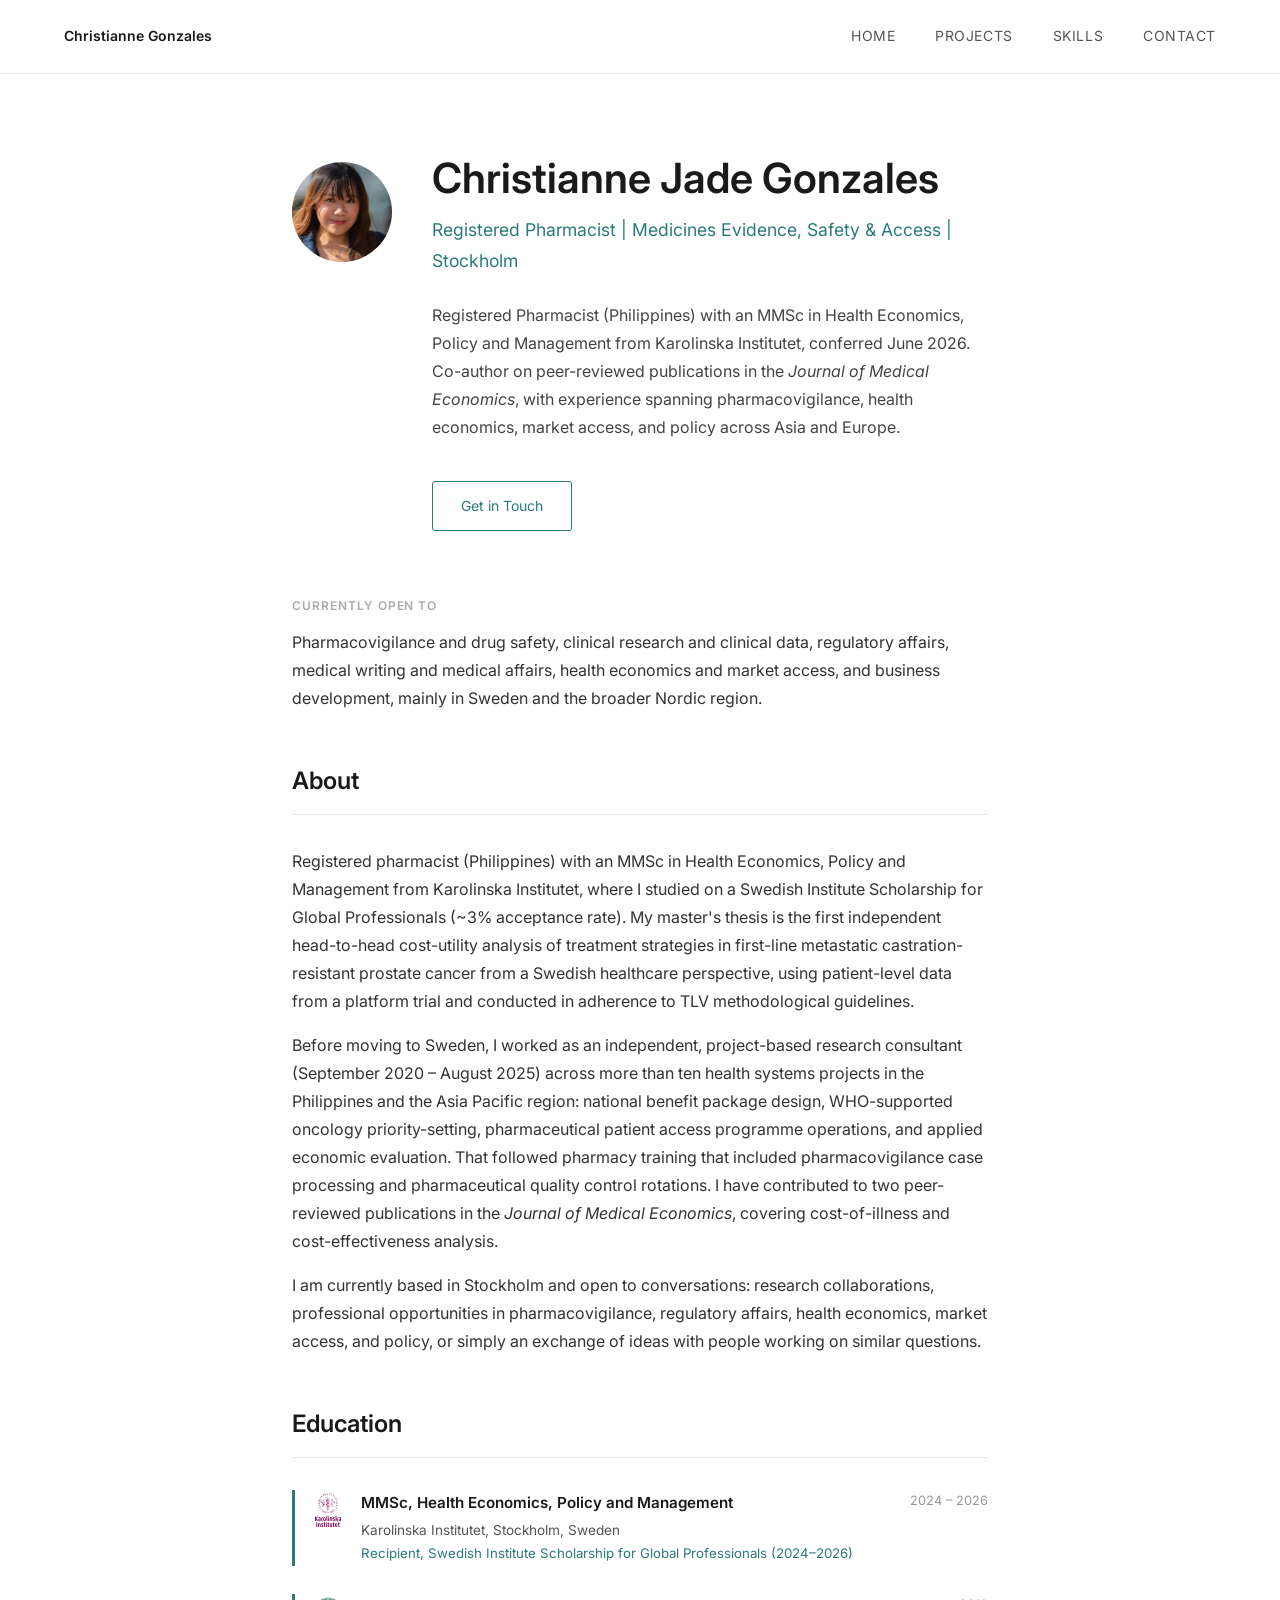
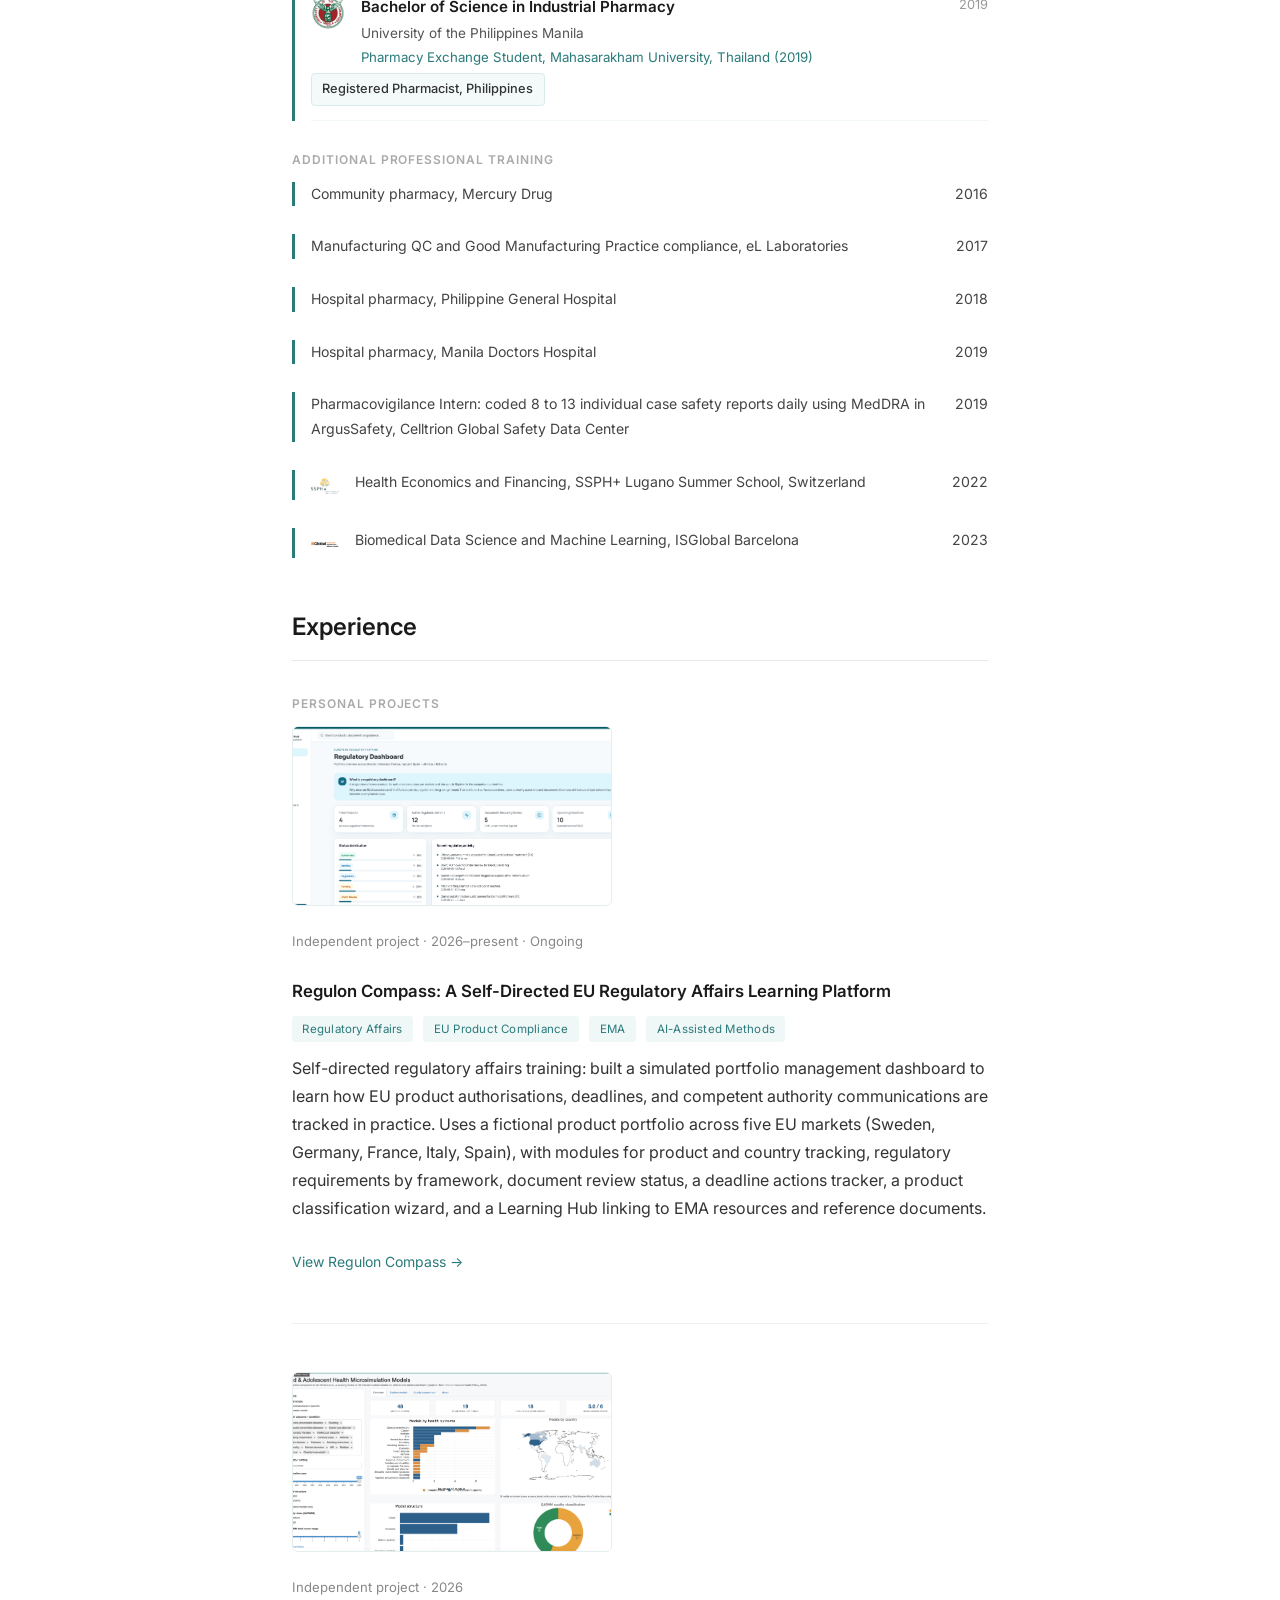
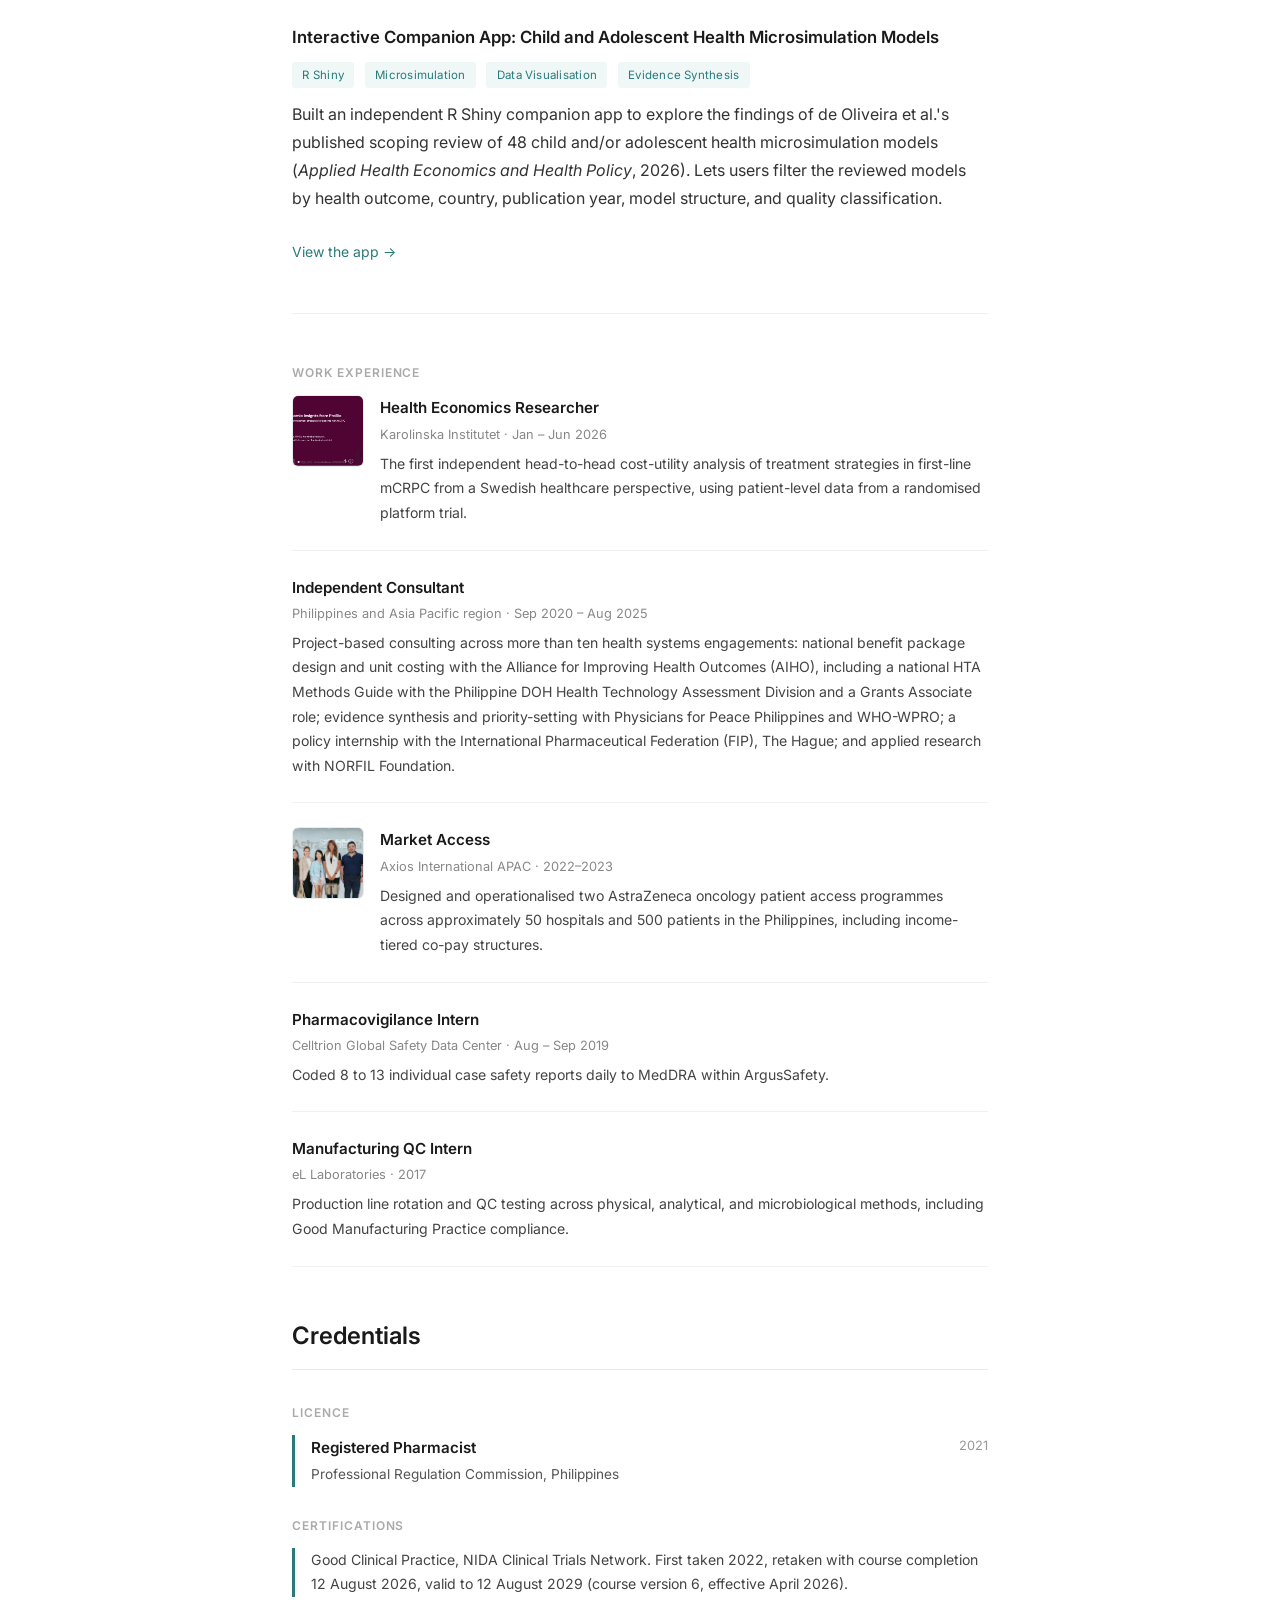
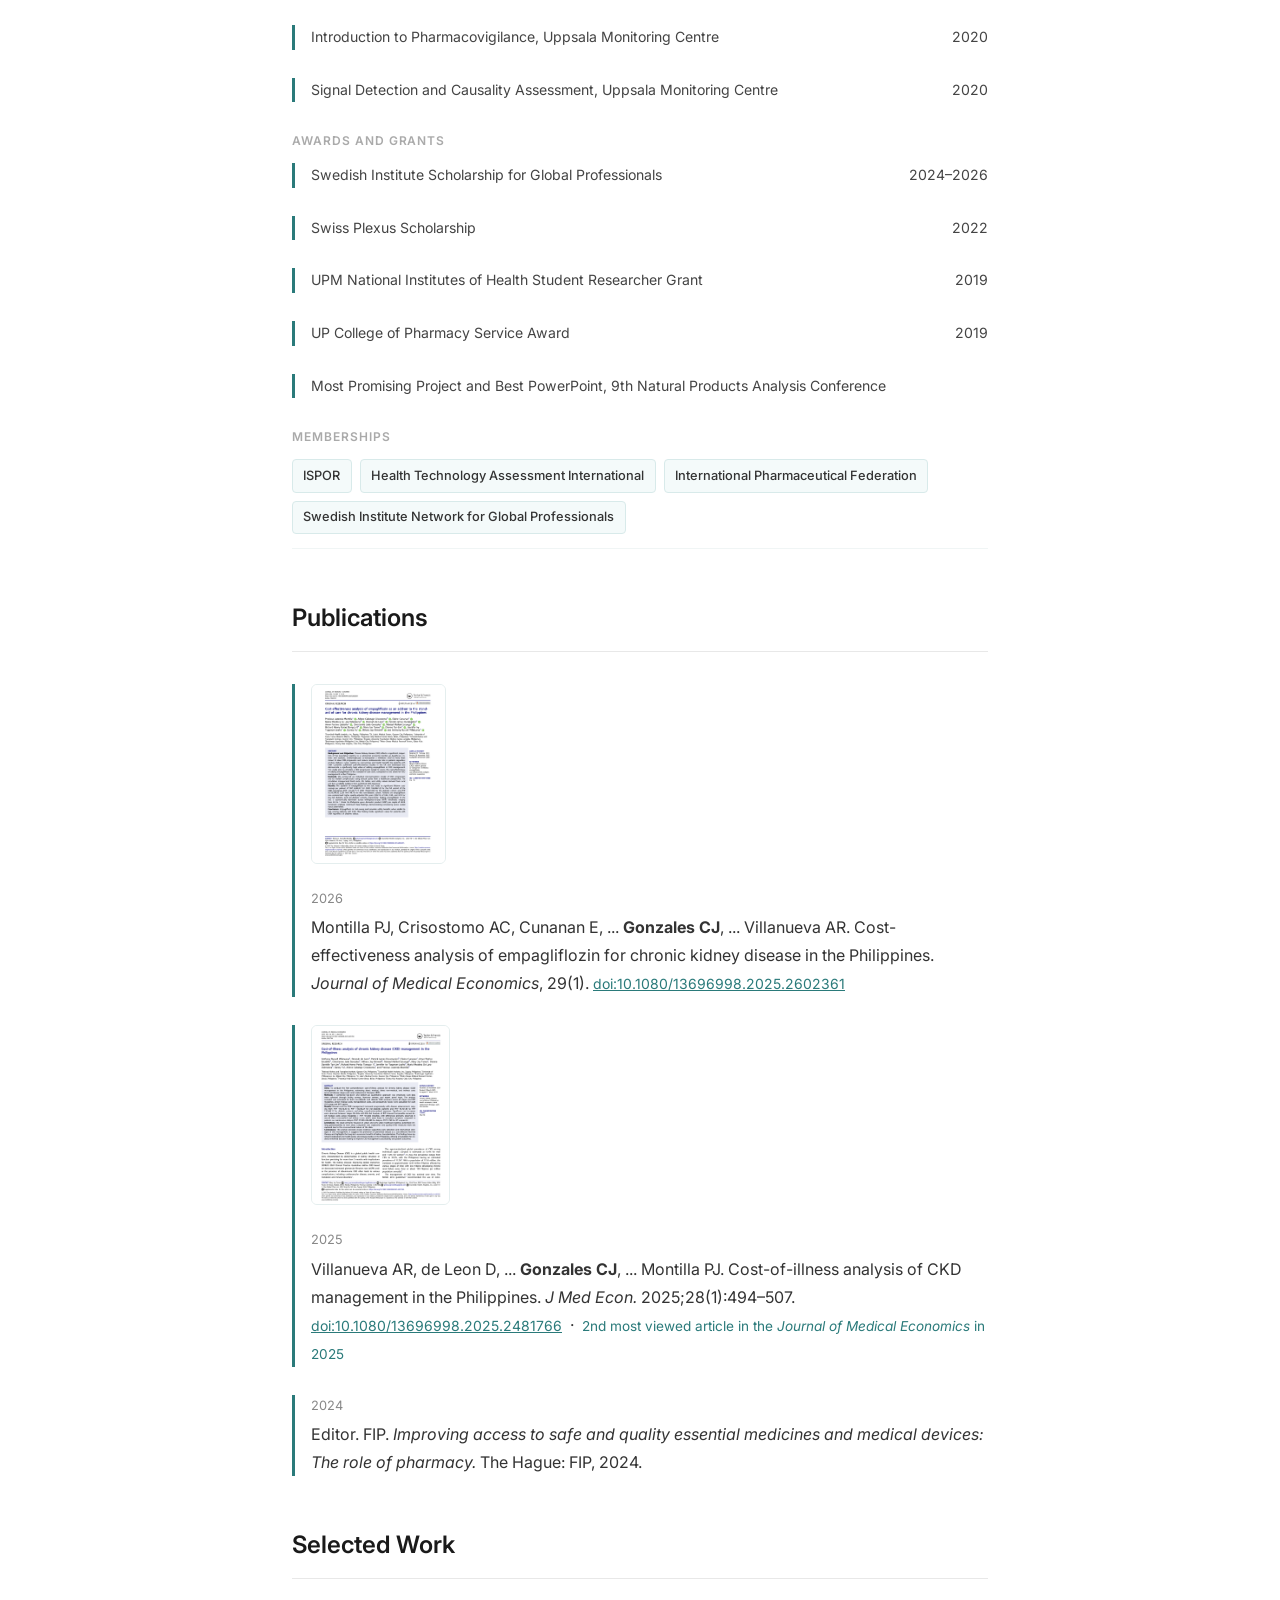
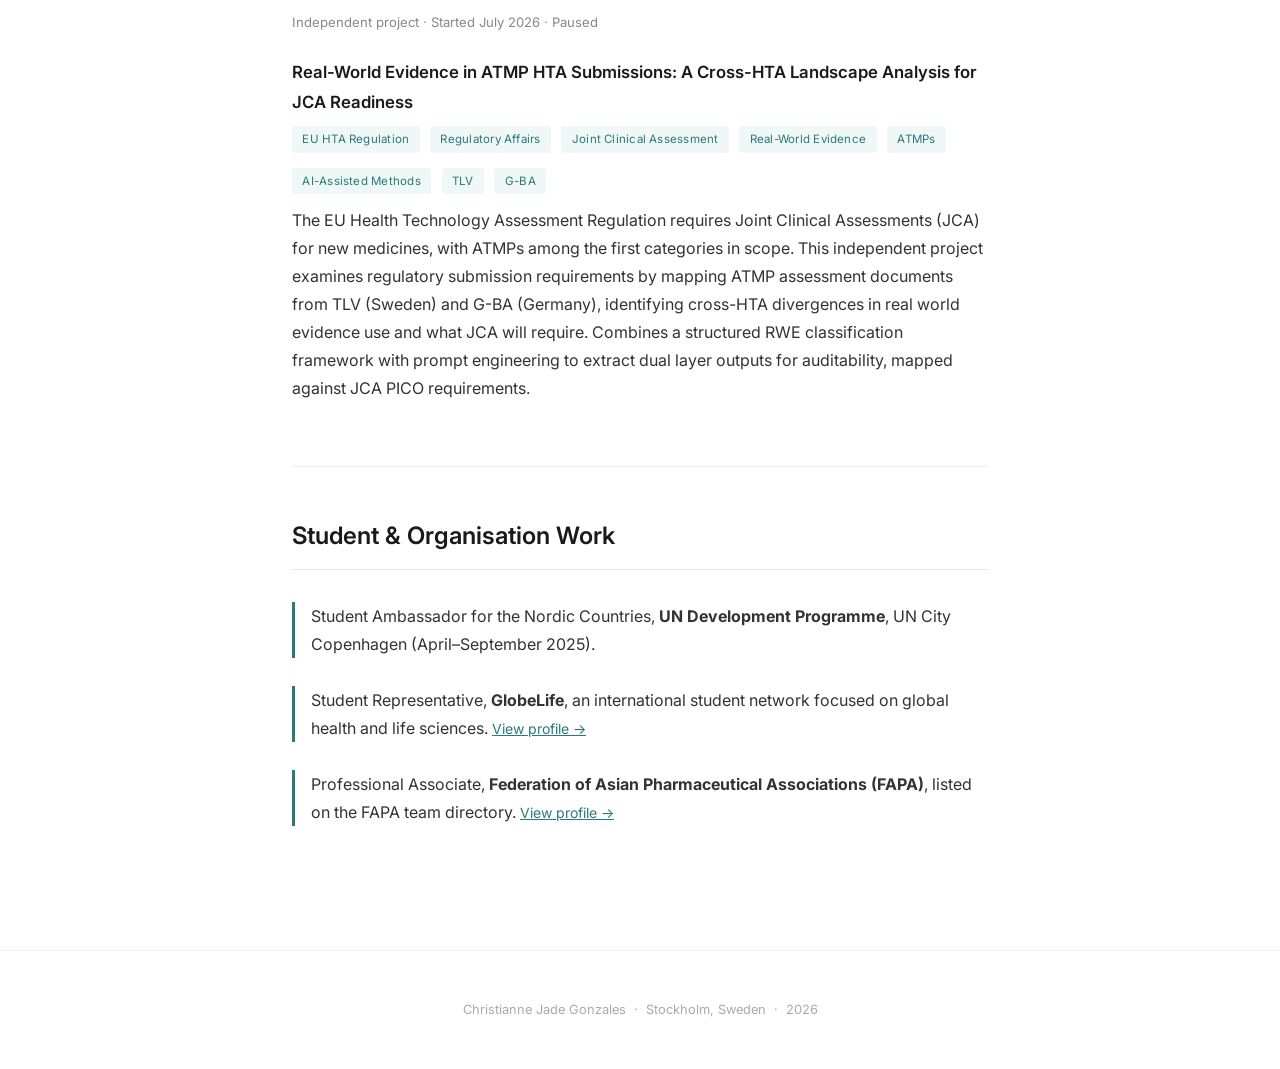
<file: index.html>
<!DOCTYPE html>
<html lang="en">
<head>
  <meta charset="UTF-8">
  <meta name="viewport" content="width=device-width, initial-scale=1.0">
  <meta name="description" content="Christianne Jade Gonzales, registered pharmacist (Philippines) based in Stockholm, Sweden, working across pharmacovigilance, regulatory affairs, health technology assessment, and health economics. MMSc, Karolinska Institutet.">
  <title>Christianne Jade Gonzales | Registered Pharmacist, Medicines Evidence &amp; Access</title>
  <link rel="canonical" href="https://christiannegonzales.github.io/">
  <link rel="stylesheet" href="style.css">
  <link href="https://fonts.googleapis.com/css2?family=Inter:wght@300;400;600&display=swap" rel="stylesheet">
  <script type="application/ld+json">
  {
    "@context": "https://schema.org",
    "@type": "Person",
    "name": "Christianne Jade Gonzales",
    "jobTitle": [
      "Registered Pharmacist",
      "Health Economist",
      "Pharmacovigilance Associate",
      "Regulatory Affairs Associate",
      "Medical Writer",
      "Market Access Associate"
    ],
    "url": "https://christiannegonzales.github.io/",
    "image": "https://christiannegonzales.github.io/photo.jpg",
    "address": {
      "@type": "PostalAddress",
      "addressLocality": "Stockholm",
      "addressCountry": "SE"
    },
    "alumniOf": {
      "@type": "CollegeOrUniversity",
      "name": "Karolinska Institutet"
    },
    "knowsAbout": [
      "Pharmacovigilance",
      "Health Technology Assessment",
      "Health Economics",
      "Regulatory Affairs",
      "Market Access",
      "Clinical Research",
      "Medical Writing"
    ],
    "hasCredential": [
      {
        "@type": "EducationalOccupationalCredential",
        "credentialCategory": "license",
        "name": "Registered Pharmacist",
        "recognizedBy": {
          "@type": "Organization",
          "name": "Professional Regulation Commission, Philippines"
        }
      },
      {
        "@type": "EducationalOccupationalCredential",
        "credentialCategory": "certificate",
        "name": "Good Clinical Practice (NIDA Clinical Trials Network)"
      }
    ],
    "sameAs": [
      "https://www.linkedin.com/in/cjcgonzales/"
    ]
  }
  </script>
</head>
<body>

<nav>
  <a href="index.html" class="site-name">Christianne Gonzales</a>
  <a href="index.html">Home</a>
  <a href="projects.html">Projects</a>
  <a href="skills.html">Skills</a>
  <a href="contact.html">Contact</a>
</nav>

<main>

  <div class="hero">
    <div class="hero-inner">
      <img src="photo.jpg" alt="Christianne Jade Gonzales" class="profile-photo">
      <div class="hero-text">
        <h1>Christianne Jade Gonzales</h1>
        <p class="role">Registered Pharmacist | Medicines Evidence, Safety &amp; Access | Stockholm</p>
        <p class="pitch">
          Registered Pharmacist (Philippines) with an MMSc in Health Economics, Policy
          and Management from Karolinska Institutet, conferred June 2026. Co-author on
          peer-reviewed publications in the <em>Journal of Medical Economics</em>, with
          experience spanning pharmacovigilance, health economics, market access, and
          policy across Asia and Europe.
        </p>
        <div class="btn-group">
          <a class="btn outline" href="contact.html">Get in Touch</a>
        </div>
      </div>
    </div>
  </div>

  <p class="edu-section-label">Currently Open To</p>
  <p class="pitch">
    Pharmacovigilance and drug safety, clinical research and clinical data, regulatory
    affairs, medical writing and medical affairs, health economics and market access,
    and business development, mainly in Sweden and the broader Nordic region.
  </p>

  <h2>About</h2>

  <p>
    Registered pharmacist (Philippines) with an MMSc in Health Economics, Policy and
    Management from Karolinska Institutet, where I studied on a Swedish Institute
    Scholarship for Global Professionals (~3% acceptance rate). My master's thesis is
    the first independent head-to-head cost-utility analysis of treatment strategies in
    first-line metastatic castration-resistant prostate cancer from a Swedish
    healthcare perspective, using patient-level data from a platform trial and
    conducted in adherence to TLV methodological guidelines.
  </p>

  <p>
    Before moving to Sweden, I worked as an independent, project-based research
    consultant (September 2020 – August 2025) across more than ten health systems
    projects in the Philippines and the Asia Pacific region: national benefit package
    design, WHO-supported oncology priority-setting, pharmaceutical patient access
    programme operations, and applied economic evaluation. That followed pharmacy
    training that included pharmacovigilance case processing and pharmaceutical
    quality control rotations. I have contributed to two peer-reviewed publications in
    the <em>Journal of Medical Economics</em>, covering cost-of-illness and
    cost-effectiveness analysis.
  </p>

  <p>
    I am currently based in Stockholm and open to conversations: research
    collaborations, professional opportunities in pharmacovigilance, regulatory
    affairs, health economics, market access, and policy, or simply an exchange of
    ideas with people working on similar questions.
  </p>

  <h2>Education</h2>

  <div class="edu-card">
    <div class="edu-header">
      <img src="karolinska.svg" alt="Karolinska Institutet" class="edu-logo">
      <div class="edu-header-text">
        <p class="edu-degree">MMSc, Health Economics, Policy and Management</p>
        <p class="edu-institution">Karolinska Institutet, Stockholm, Sweden</p>
        <p class="edu-note">Recipient, Swedish Institute Scholarship for Global Professionals (2024–2026)</p>
      </div>
      <p class="edu-years">2024 – 2026</p>
    </div>
  </div>

  <div class="edu-card">
    <div class="edu-header">
      <img src="upmanila.jpg" alt="University of the Philippines Manila" class="edu-logo">
      <div class="edu-header-text">
        <p class="edu-degree">Bachelor of Science in Industrial Pharmacy</p>
        <p class="edu-institution">University of the Philippines Manila</p>
        <p class="edu-note">Pharmacy Exchange Student, Mahasarakham University, Thailand (2019)</p>
      </div>
      <p class="edu-years">2019</p>
    </div>
    <div class="tool-badges">
      <span class="tool-badge">Registered Pharmacist, Philippines</span>
    </div>
  </div>

  <p class="edu-section-label">Additional Professional Training</p>

  <div class="edu-card edu-card--training">
    <div class="edu-header">
      <div class="edu-header-text">
        <p>Community pharmacy, Mercury Drug</p>
      </div>
      <p class="edu-years">2016</p>
    </div>
  </div>

  <div class="edu-card edu-card--training">
    <div class="edu-header">
      <div class="edu-header-text">
        <p>Manufacturing QC and Good Manufacturing Practice compliance, eL Laboratories</p>
      </div>
      <p class="edu-years">2017</p>
    </div>
  </div>

  <div class="edu-card edu-card--training">
    <div class="edu-header">
      <div class="edu-header-text">
        <p>Hospital pharmacy, Philippine General Hospital</p>
      </div>
      <p class="edu-years">2018</p>
    </div>
  </div>

  <div class="edu-card edu-card--training">
    <div class="edu-header">
      <div class="edu-header-text">
        <p>Hospital pharmacy, Manila Doctors Hospital</p>
      </div>
      <p class="edu-years">2019</p>
    </div>
  </div>

  <div class="edu-card edu-card--training">
    <div class="edu-header">
      <div class="edu-header-text">
        <p>Pharmacovigilance Intern: coded 8 to 13 individual case safety reports daily using MedDRA in ArgusSafety, Celltrion Global Safety Data Center</p>
      </div>
      <p class="edu-years">2019</p>
    </div>
  </div>

  <div class="edu-card edu-card--training">
    <div class="edu-header">
      <img src="ssph.png" alt="SSPH+" class="edu-logo edu-logo--sm">
      <div class="edu-header-text">
        <p>Health Economics and Financing, SSPH+ Lugano Summer School, Switzerland</p>
      </div>
      <p class="edu-years">2022</p>
    </div>
  </div>

  <div class="edu-card edu-card--training">
    <div class="edu-header">
      <img src="ISglobal.png" alt="ISGlobal Barcelona" class="edu-logo edu-logo--sm">
      <div class="edu-header-text">
        <p>Biomedical Data Science and Machine Learning, ISGlobal Barcelona</p>
      </div>
      <p class="edu-years">2023</p>
    </div>
  </div>

  <h2>Experience</h2>

  <p class="edu-section-label">Personal Projects</p>

  <div class="project-card">
    <a href="https://regulon-compass.lovable.app/" target="_blank" class="card-thumbnail-link">
      <img src="Regulatory_Learning_Dashboard.png" alt="Regulon Compass dashboard screenshot" class="card-thumbnail">
    </a>
    <p class="project-meta">Independent project · 2026–present · Ongoing</p>
    <h3>Regulon Compass: A Self-Directed EU Regulatory Affairs Learning Platform</h3>
    <span class="tag">Regulatory Affairs</span>
    <span class="tag">EU Product Compliance</span>
    <span class="tag">EMA</span>
    <span class="tag">AI-Assisted Methods</span>
    <p>
      Self-directed regulatory affairs training: built a simulated portfolio
      management dashboard to learn how EU product authorisations, deadlines, and
      competent authority communications are tracked in practice. Uses a fictional
      product portfolio across five EU markets (Sweden, Germany, France, Italy,
      Spain), with modules for product and country tracking, regulatory requirements
      by framework, document review status, a deadline actions tracker, a product
      classification wizard, and a Learning Hub linking to EMA resources and
      reference documents.
    </p>
    <a class="project-link" href="https://regulon-compass.lovable.app/" target="_blank">View Regulon Compass →</a>
  </div>

  <div class="project-card">
    <a href="https://christiannegonzales.shinyapps.io/Microsimulation_CMH/" target="_blank" class="card-thumbnail-link">
      <img src="Microsimulation_thumbnail.png" alt="Child and Adolescent Health Microsimulation Models dashboard screenshot" class="card-thumbnail">
    </a>
    <p class="project-meta">Independent project · 2026</p>
    <h3>Interactive Companion App: Child and Adolescent Health Microsimulation Models</h3>
    <span class="tag">R Shiny</span>
    <span class="tag">Microsimulation</span>
    <span class="tag">Data Visualisation</span>
    <span class="tag">Evidence Synthesis</span>
    <p>
      Built an independent R Shiny companion app to explore the findings of de
      Oliveira et al.'s published scoping review of 48 child and/or adolescent health
      microsimulation models (<em>Applied Health Economics and Health Policy</em>,
      2026). Lets users filter the reviewed models by health outcome, country,
      publication year, model structure, and quality classification.
    </p>
    <a class="project-link" href="https://christiannegonzales.shinyapps.io/Microsimulation_CMH/" target="_blank">View the app →</a>
  </div>

  <p class="edu-section-label">Work Experience</p>

  <div class="experience-item">
    <img src="ProBio.png" alt="ProBio thesis presentation title slide" class="experience-thumb">
    <div class="experience-body">
      <p class="experience-role">Health Economics Researcher</p>
      <p class="experience-meta">Karolinska Institutet · Jan – Jun 2026</p>
      <p class="experience-desc">The first independent head-to-head cost-utility analysis of treatment strategies in first-line mCRPC from a Swedish healthcare perspective, using patient-level data from a randomised platform trial.</p>
    </div>
  </div>

  <div class="experience-item">
    <div class="experience-body">
      <p class="experience-role">Independent Consultant</p>
      <p class="experience-meta">Philippines and Asia Pacific region · Sep 2020 – Aug 2025</p>
      <p class="experience-desc">Project-based consulting across more than ten health systems engagements: national benefit package design and unit costing with the Alliance for Improving Health Outcomes (AIHO), including a national HTA Methods Guide with the Philippine DOH Health Technology Assessment Division and a Grants Associate role; evidence synthesis and priority-setting with Physicians for Peace Philippines and WHO-WPRO; a policy internship with the International Pharmaceutical Federation (FIP), The Hague; and applied research with NORFIL Foundation.</p>
    </div>
  </div>

  <div class="experience-item">
    <a href="https://www.linkedin.com/posts/thanika-c-918b3983_patientassistanceprogram-healthcarecollaboration-activity-7075421015928946688-Dohw/" target="_blank">
      <img src="AstraZeneca.jpeg" alt="Team photo at the AstraZeneca Philippines office" class="experience-thumb">
    </a>
    <div class="experience-body">
      <p class="experience-role">Market Access</p>
      <p class="experience-meta">Axios International APAC · 2022–2023</p>
      <p class="experience-desc">Designed and operationalised two AstraZeneca oncology patient access programmes across approximately 50 hospitals and 500 patients in the Philippines, including income-tiered co-pay structures.</p>
    </div>
  </div>

  <div class="experience-item">
    <div class="experience-body">
      <p class="experience-role">Pharmacovigilance Intern</p>
      <p class="experience-meta">Celltrion Global Safety Data Center · Aug – Sep 2019</p>
      <p class="experience-desc">Coded 8 to 13 individual case safety reports daily to MedDRA within ArgusSafety.</p>
    </div>
  </div>

  <div class="experience-item">
    <div class="experience-body">
      <p class="experience-role">Manufacturing QC Intern</p>
      <p class="experience-meta">eL Laboratories · 2017</p>
      <p class="experience-desc">Production line rotation and QC testing across physical, analytical, and microbiological methods, including Good Manufacturing Practice compliance.</p>
    </div>
  </div>

  <h2>Credentials</h2>

  <p class="edu-section-label">Licence</p>

  <div class="edu-card">
    <div class="edu-header">
      <div class="edu-header-text">
        <p class="edu-degree">Registered Pharmacist</p>
        <p class="edu-institution">Professional Regulation Commission, Philippines</p>
      </div>
      <p class="edu-years">2021</p>
    </div>
  </div>

  <p class="edu-section-label">Certifications</p>

  <div class="edu-card edu-card--training">
    <div class="edu-header">
      <div class="edu-header-text">
        <p>Good Clinical Practice, NIDA Clinical Trials Network. First taken 2022, retaken with course completion 12 August 2026, valid to 12 August 2029 (course version 6, effective April 2026).</p>
      </div>
    </div>
  </div>

  <div class="edu-card edu-card--training">
    <div class="edu-header">
      <div class="edu-header-text">
        <p>Introduction to Pharmacovigilance, Uppsala Monitoring Centre</p>
      </div>
      <p class="edu-years">2020</p>
    </div>
  </div>

  <div class="edu-card edu-card--training">
    <div class="edu-header">
      <div class="edu-header-text">
        <p>Signal Detection and Causality Assessment, Uppsala Monitoring Centre</p>
      </div>
      <p class="edu-years">2020</p>
    </div>
  </div>

  <p class="edu-section-label">Awards and Grants</p>

  <div class="edu-card edu-card--training">
    <div class="edu-header">
      <div class="edu-header-text">
        <p>Swedish Institute Scholarship for Global Professionals</p>
      </div>
      <p class="edu-years">2024–2026</p>
    </div>
  </div>

  <div class="edu-card edu-card--training">
    <div class="edu-header">
      <div class="edu-header-text">
        <p>Swiss Plexus Scholarship</p>
      </div>
      <p class="edu-years">2022</p>
    </div>
  </div>

  <div class="edu-card edu-card--training">
    <div class="edu-header">
      <div class="edu-header-text">
        <p>UPM National Institutes of Health Student Researcher Grant</p>
      </div>
      <p class="edu-years">2019</p>
    </div>
  </div>

  <div class="edu-card edu-card--training">
    <div class="edu-header">
      <div class="edu-header-text">
        <p>UP College of Pharmacy Service Award</p>
      </div>
      <p class="edu-years">2019</p>
    </div>
  </div>

  <div class="edu-card edu-card--training">
    <div class="edu-header">
      <div class="edu-header-text">
        <p>Most Promising Project and Best PowerPoint, 9th Natural Products Analysis Conference</p>
      </div>
    </div>
  </div>

  <p class="edu-section-label">Memberships</p>

  <div class="tool-badges">
    <span class="tool-badge">ISPOR</span>
    <span class="tool-badge">Health Technology Assessment International</span>
    <span class="tool-badge">International Pharmaceutical Federation</span>
    <span class="tool-badge">Swedish Institute Network for Global Professionals</span>
  </div>
  <!-- TODO(owner): older CVs also list Global Heart Hub and Young Pharmacists Group Philippines as memberships, while recent CVs list ISPOR and drop those two. Confirm which memberships are currently active before publishing the older two. -->

  <!-- TODO(owner): publication count conflict. The About text above says "two peer-reviewed publications" while three DOIs circulate across your CVs/site: the CKD cost-effectiveness paper, the CKD cost-of-illness paper, and a third on empagliflozin for heart failure (DOI 10.1080/13696998.2024.2447180). Additional finding: I checked that third DOI against Crossref directly and your name does not appear in its published author list (authors: Montilla, Aquino, Cunanan, Encarnacion, Ong-Garcia, Llanes, Orolfo, Permejo, Taneo, Villanueva, Salvador, Añonuevo). Confirm which count is correct and whether that third paper is yours before it is published either way. -->
  <h2>Publications</h2>

  <div class="pub-card">
    <a href="https://doi.org/10.1080/13696998.2025.2602361" target="_blank" class="card-thumbnail-link">
      <img src="CEACKD.png" alt="Journal of Medical Economics: cost-effectiveness analysis of empagliflozin for CKD, paper first page" class="card-thumbnail">
    </a>
    <p class="pub-year">2026</p>
    <p>Montilla PJ, Crisostomo AC, Cunanan E, ... <strong>Gonzales CJ</strong>,
    ... Villanueva AR. Cost-effectiveness analysis of empagliflozin for chronic
    kidney disease in the Philippines. <em>Journal of Medical Economics</em>, 29(1).
    <a href="https://doi.org/10.1080/13696998.2025.2602361" target="_blank">
    doi:10.1080/13696998.2025.2602361</a></p>
  </div>

  <div class="pub-card">
    <a href="https://doi.org/10.1080/13696998.2025.2481766" target="_blank" class="card-thumbnail-link">
      <img src="CostOfIllnessCKD.png" alt="Journal of Medical Economics: cost-of-illness analysis of CKD, paper first page" class="card-thumbnail">
    </a>
    <p class="pub-year">2025</p>
    <p>Villanueva AR, de Leon D, ... <strong>Gonzales CJ</strong>, ... Montilla PJ.
    Cost-of-illness analysis of CKD management in the Philippines.
    <em>J Med Econ.</em> 2025;28(1):494–507.
    <a href="https://doi.org/10.1080/13696998.2025.2481766" target="_blank">
    doi:10.1080/13696998.2025.2481766</a>
    &nbsp;·&nbsp; <span style="color:#2a7a7a; font-size:0.85rem;">2nd most viewed article in the <em>Journal of Medical Economics</em> in 2025</span></p>
  </div>

  <div class="pub-card">
    <p class="pub-year">2024</p>
    <p>Editor. FIP. <em>Improving access to safe and quality essential medicines
    and medical devices: The role of pharmacy.</em> The Hague: FIP, 2024.</p>
  </div>

  <h2>Selected Work</h2>

  <div class="project-card">
    <p class="project-meta">Independent project · Started July 2026 · Paused</p>
    <h3>Real-World Evidence in ATMP HTA Submissions: A Cross-HTA Landscape Analysis for JCA Readiness</h3>
    <span class="tag">EU HTA Regulation</span>
    <span class="tag">Regulatory Affairs</span>
    <span class="tag">Joint Clinical Assessment</span>
    <span class="tag">Real-World Evidence</span>
    <span class="tag">ATMPs</span>
    <span class="tag">AI-Assisted Methods</span>
    <span class="tag">TLV</span>
    <span class="tag">G-BA</span>
    <p>
      The EU Health Technology Assessment Regulation requires Joint Clinical
      Assessments (JCA) for new medicines, with ATMPs among the first categories in
      scope. This independent project examines regulatory submission requirements by
      mapping ATMP assessment documents from TLV (Sweden) and G-BA (Germany),
      identifying cross-HTA divergences in real world evidence use and what JCA will
      require. Combines a structured RWE classification framework with prompt
      engineering to extract dual layer outputs for auditability, mapped against JCA
      PICO requirements.
    </p>
  </div>

  <h2>Student &amp; Organisation Work</h2>

  <div class="pub-card">
    <p>Student Ambassador for the Nordic Countries, <strong>UN Development Programme</strong>, UN City Copenhagen (April–September 2025).</p>
  </div>

  <div class="pub-card">
    <p>Student Representative, <strong>GlobeLife</strong>, an international student network focused on global health and life sciences.
    <a href="https://www.globelife.se/w/gl/en/student-section" target="_blank">View profile →</a></p>
  </div>

  <div class="pub-card">
    <p>Professional Associate, <strong>Federation of Asian Pharmaceutical Associations (FAPA)</strong>, listed on the FAPA team directory.
    <a href="https://www.fapa.asia/en/about/our-team/69d4771aba0f4bfc1167889e?itemId=69d4772a7f5b1a0004ee1650" target="_blank">View profile →</a></p>
  </div>

</main>

<footer>
  Christianne Jade Gonzales &nbsp;·&nbsp; Stockholm, Sweden &nbsp;·&nbsp; 2026
</footer>

</body>
</html>
</file>
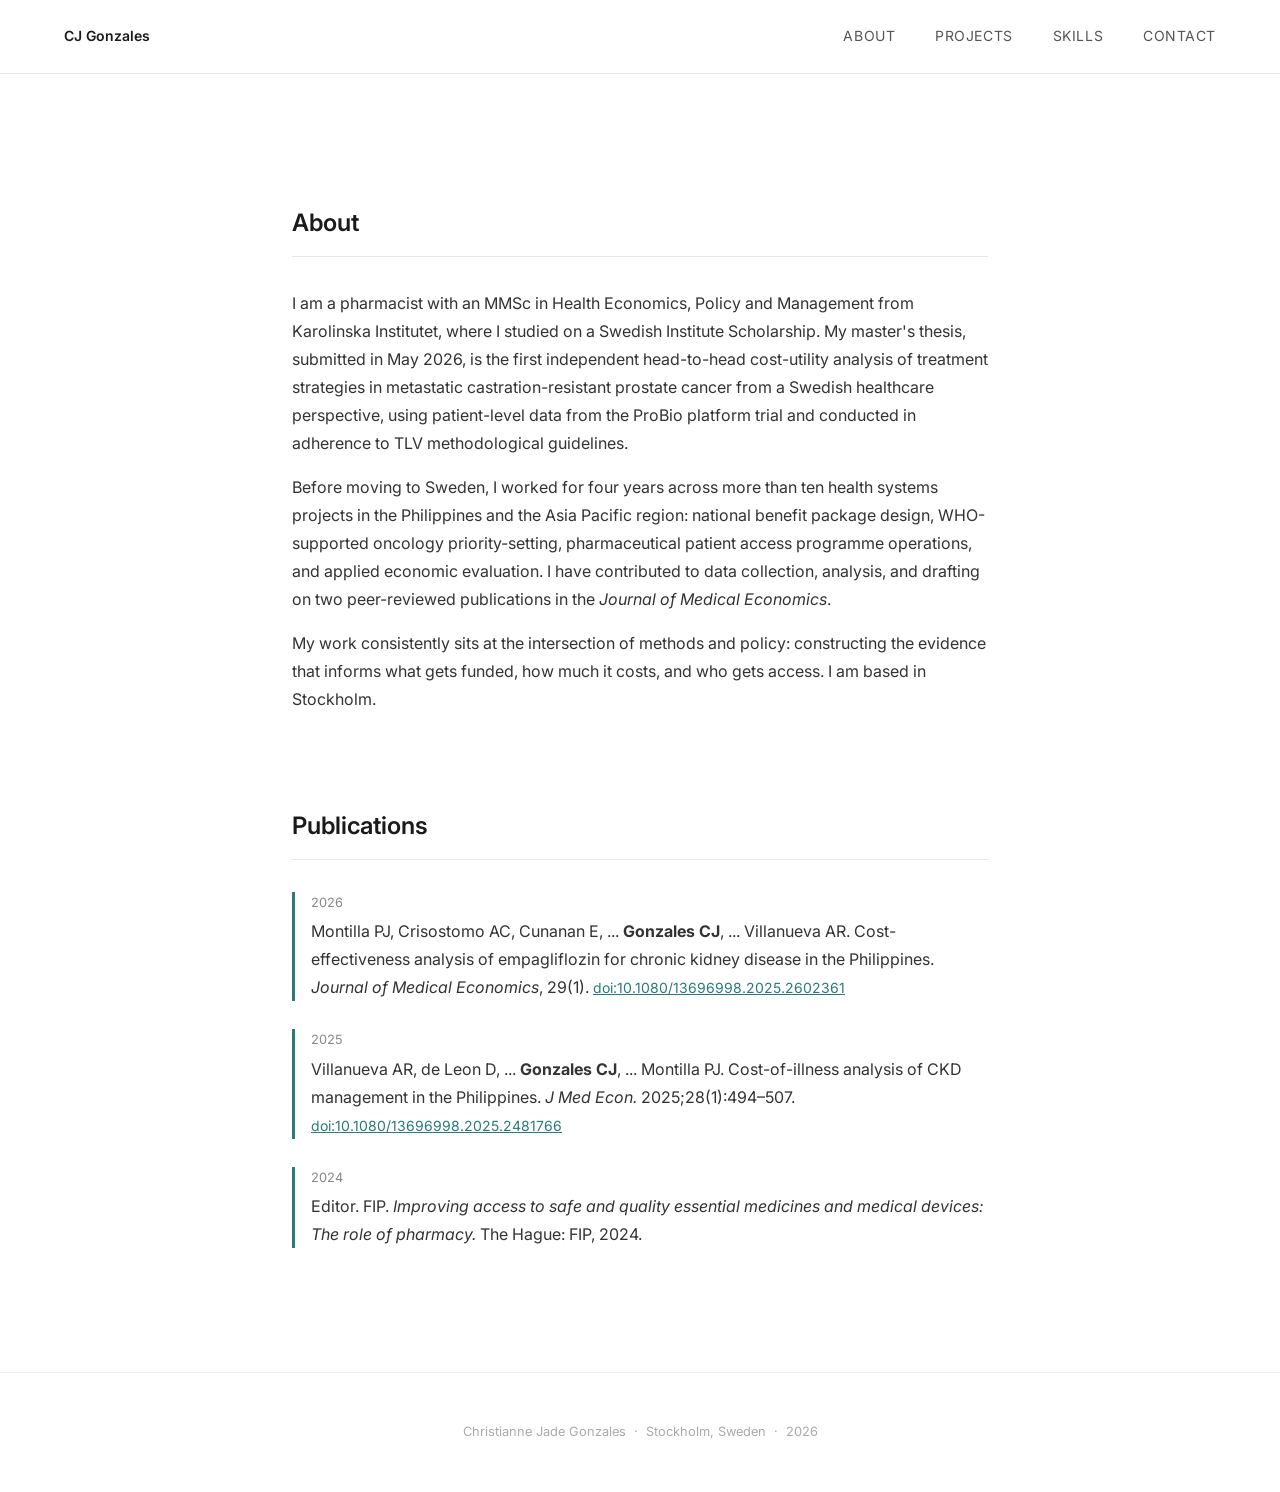
<file: about.html>
<!DOCTYPE html>
<html lang="en">
<head>
  <meta charset="UTF-8">
  <meta name="viewport" content="width=device-width, initial-scale=1.0">
  <title>About | Christianne Jade Gonzales</title>
  <link rel="stylesheet" href="style.css">
  <link href="https://fonts.googleapis.com/css2?family=Inter:wght@300;400;600&display=swap" rel="stylesheet">
</head>
<body>

<nav>
  <a href="index.html" class="site-name">CJ Gonzales</a>
  <a href="about.html">About</a>
  <a href="projects.html">Projects</a>
  <a href="skills.html">Skills</a>
  <a href="contact.html">Contact</a>
</nav>

<main>
  <h2>About</h2>

  <p>
    I am a pharmacist with an MMSc in Health Economics, Policy and Management
    from Karolinska Institutet, where I studied on a Swedish Institute Scholarship.
    My master's thesis, submitted in May 2026, is the first independent head-to-head
    cost-utility analysis of treatment strategies in metastatic castration-resistant
    prostate cancer from a Swedish healthcare perspective, using patient-level data
    from the ProBio platform trial and conducted in adherence to TLV methodological
    guidelines.
  </p>

  <p>
    Before moving to Sweden, I worked for four years across more than ten health
    systems projects in the Philippines and the Asia Pacific region: national benefit
    package design, WHO-supported oncology priority-setting, pharmaceutical patient
    access programme operations, and applied economic evaluation. I have contributed
    to data collection, analysis, and drafting on two peer-reviewed publications in
    the <em>Journal of Medical Economics</em>.
  </p>

  <p>
    My work consistently sits at the intersection of methods and policy: constructing
    the evidence that informs what gets funded, how much it costs, and who gets access.
    I am based in Stockholm.
  </p>

  <br>

  <h2>Publications</h2>

  <div class="pub-card">
    <p class="pub-year">2026</p>
    <p>Montilla PJ, Crisostomo AC, Cunanan E, ... <strong>Gonzales CJ</strong>,
    ... Villanueva AR. Cost-effectiveness analysis of empagliflozin for chronic
    kidney disease in the Philippines. <em>Journal of Medical Economics</em>, 29(1).
    <a href="https://doi.org/10.1080/13696998.2025.2602361" target="_blank">
    doi:10.1080/13696998.2025.2602361</a></p>
  </div>

  <div class="pub-card">
    <p class="pub-year">2025</p>
    <p>Villanueva AR, de Leon D, ... <strong>Gonzales CJ</strong>, ... Montilla PJ.
    Cost-of-illness analysis of CKD management in the Philippines.
    <em>J Med Econ.</em> 2025;28(1):494–507.
    <a href="https://doi.org/10.1080/13696998.2025.2481766" target="_blank">
    doi:10.1080/13696998.2025.2481766</a></p>
  </div>

  <div class="pub-card">
    <p class="pub-year">2024</p>
    <p>Editor. FIP. <em>Improving access to safe and quality essential medicines
    and medical devices: The role of pharmacy.</em> The Hague: FIP, 2024.</p>
  </div>

</main>

<footer>
  Christianne Jade Gonzales &nbsp;·&nbsp; Stockholm, Sweden &nbsp;·&nbsp; 2026
</footer>

</body>
</html>
</file>
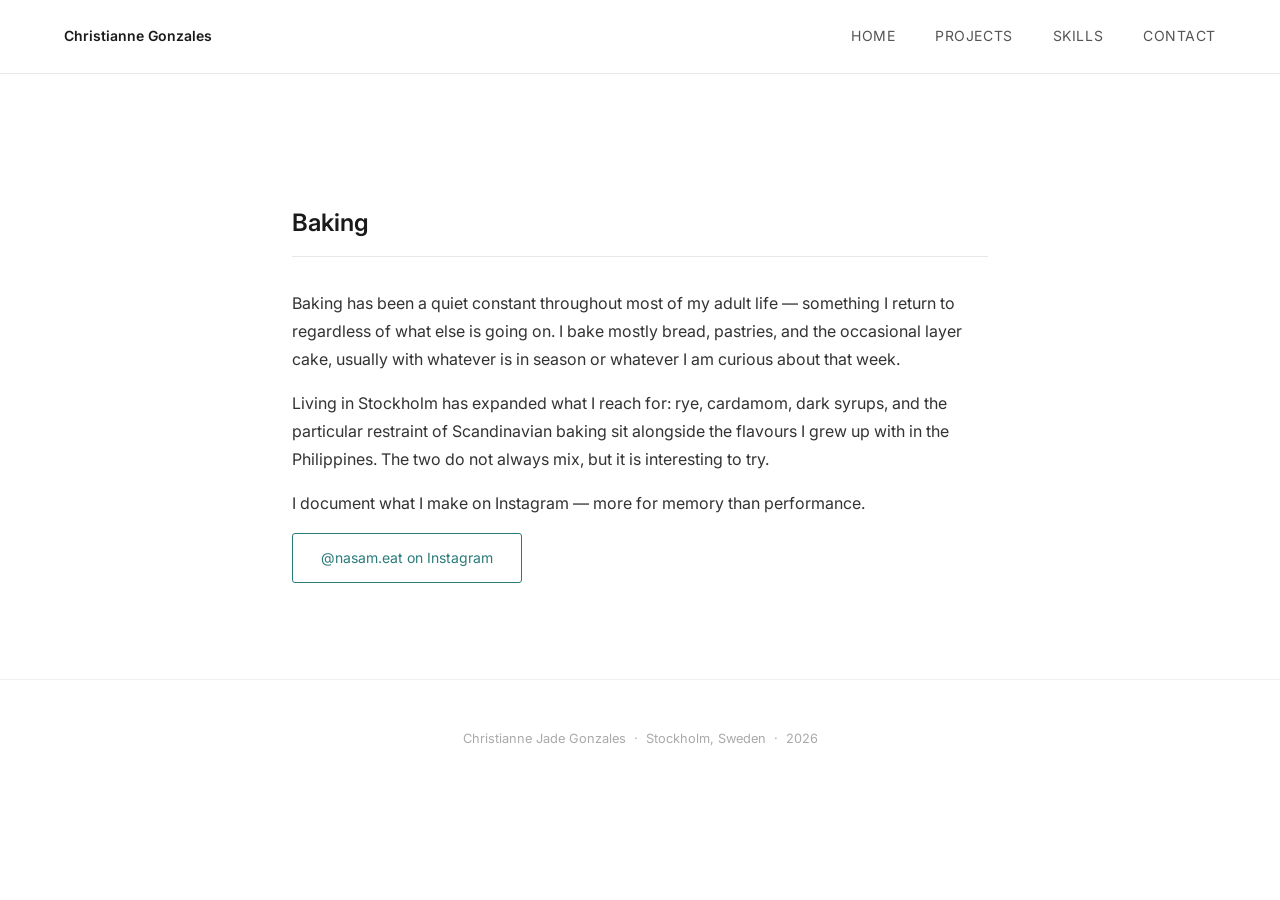
<file: baking.html>
<!DOCTYPE html>
<html lang="en">
<head>
  <meta charset="UTF-8">
  <meta name="viewport" content="width=device-width, initial-scale=1.0">
  <meta name="description" content="A personal look at baking in Stockholm, from Christianne Jade Gonzales.">
  <title>Baking | Christianne Jade Gonzales</title>
  <link rel="canonical" href="https://christiannegonzales.github.io/baking.html">
  <link rel="stylesheet" href="style.css">
  <link href="https://fonts.googleapis.com/css2?family=Inter:wght@300;400;600&display=swap" rel="stylesheet">
</head>
<body>

<nav>
  <a href="index.html" class="site-name">Christianne Gonzales</a>
  <a href="index.html">Home</a>
  <a href="projects.html">Projects</a>
  <a href="skills.html">Skills</a>
  <a href="contact.html">Contact</a>
</nav>

<main>
  <h2>Baking</h2>

  <p>
    Baking has been a quiet constant throughout most of my adult life — something
    I return to regardless of what else is going on. I bake mostly bread, pastries,
    and the occasional layer cake, usually with whatever is in season or whatever
    I am curious about that week.
  </p>

  <p>
    Living in Stockholm has expanded what I reach for: rye, cardamom, dark syrups,
    and the particular restraint of Scandinavian baking sit alongside the flavours
    I grew up with in the Philippines. The two do not always mix, but it is interesting
    to try.
  </p>

  <p>
    I document what I make on Instagram — more for memory than performance.
  </p>

  <a class="btn outline" href="https://www.instagram.com/nasam.eat" target="_blank">
    @nasam.eat on Instagram
  </a>
</main>

<footer>
  Christianne Jade Gonzales &nbsp;·&nbsp; Stockholm, Sweden &nbsp;·&nbsp; 2026
</footer>

</body>
</html>
</file>
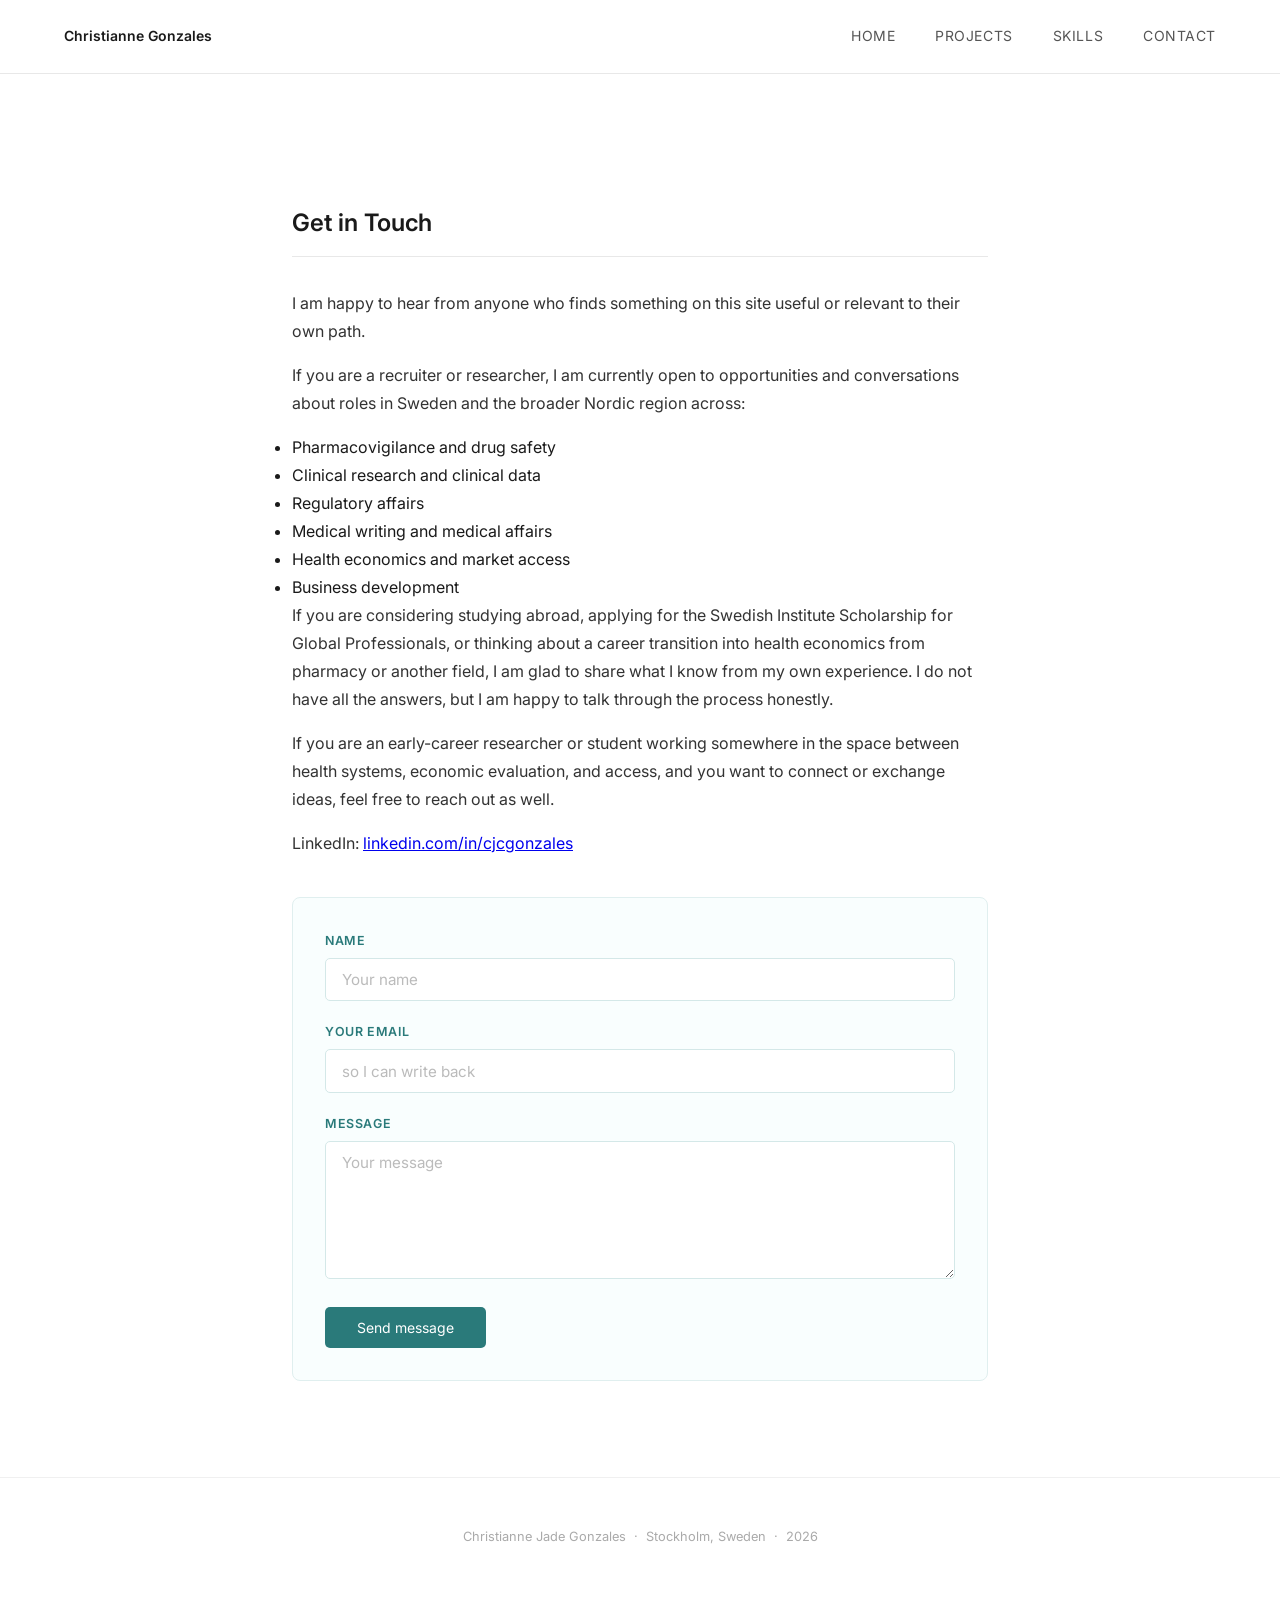
<file: contact.html>
<!DOCTYPE html>
<html lang="en">
<head>
  <meta charset="UTF-8">
  <meta name="viewport" content="width=device-width, initial-scale=1.0">
  <meta name="description" content="Get in touch with Christianne Jade Gonzales, a registered pharmacist based in Stockholm, Sweden, open to roles in pharmacovigilance, clinical research, regulatory affairs, health economics, and market access.">
  <title>Contact | Christianne Jade Gonzales, Registered Pharmacist in Stockholm</title>
  <link rel="canonical" href="https://christiannegonzales.github.io/contact.html">
  <link rel="stylesheet" href="style.css">
  <link href="https://fonts.googleapis.com/css2?family=Inter:wght@300;400;600&display=swap" rel="stylesheet">
</head>
<body>

<nav>
  <a href="index.html" class="site-name">Christianne Gonzales</a>
  <a href="index.html">Home</a>
  <a href="projects.html">Projects</a>
  <a href="skills.html">Skills</a>
  <a href="contact.html">Contact</a>
</nav>

<main>

  <h2>Get in Touch</h2>

  <p>
    I am happy to hear from anyone who finds something on this site useful or
    relevant to their own path.
  </p>

  <p>
    If you are a recruiter or researcher, I am currently open to opportunities and
    conversations about roles in Sweden and the broader Nordic region across:
  </p>

  <ul>
    <li>Pharmacovigilance and drug safety</li>
    <li>Clinical research and clinical data</li>
    <li>Regulatory affairs</li>
    <li>Medical writing and medical affairs</li>
    <li>Health economics and market access</li>
    <li>Business development</li>
  </ul>

  <p>
    If you are considering studying abroad, applying for the Swedish Institute
    Scholarship for Global Professionals, or thinking about a career transition
    into health economics from pharmacy or another field, I am glad to share
    what I know from my own experience. I do not have all the answers, but I
    am happy to talk through the process honestly.
  </p>

  <p>
    If you are an early-career researcher or student working somewhere in the
    space between health systems, economic evaluation, and access, and you want
    to connect or exchange ideas, feel free to reach out as well.
  </p>

  <p>
    LinkedIn: <a href="https://www.linkedin.com/in/cjcgonzales/" target="_blank">linkedin.com/in/cjcgonzales</a>
  </p>

  <!-- TODO(owner): email conflict. No email address is currently on this site; your CVs use christiannejadeph@gmail.com. Confirm this is the address you want published here before a mailto: link is added. -->

  <form action="https://formspree.io/f/xojrgayr" method="POST" class="contact-form">
    <div class="form-field">
      <label for="name">Name</label>
      <input type="text" id="name" name="name" required placeholder="Your name">
    </div>

    <div class="form-field">
      <label for="email">Your email</label>
      <input type="email" id="email" name="email" required placeholder="so I can write back">
    </div>

    <div class="form-field">
      <label for="message">Message</label>
      <textarea id="message" name="message" rows="6" required placeholder="Your message"></textarea>
    </div>

    <button type="submit">Send message</button>
  </form>

</main>

<footer>
  Christianne Jade Gonzales &nbsp;·&nbsp; Stockholm, Sweden &nbsp;·&nbsp; 2026
</footer>

</body>
</html>
</file>
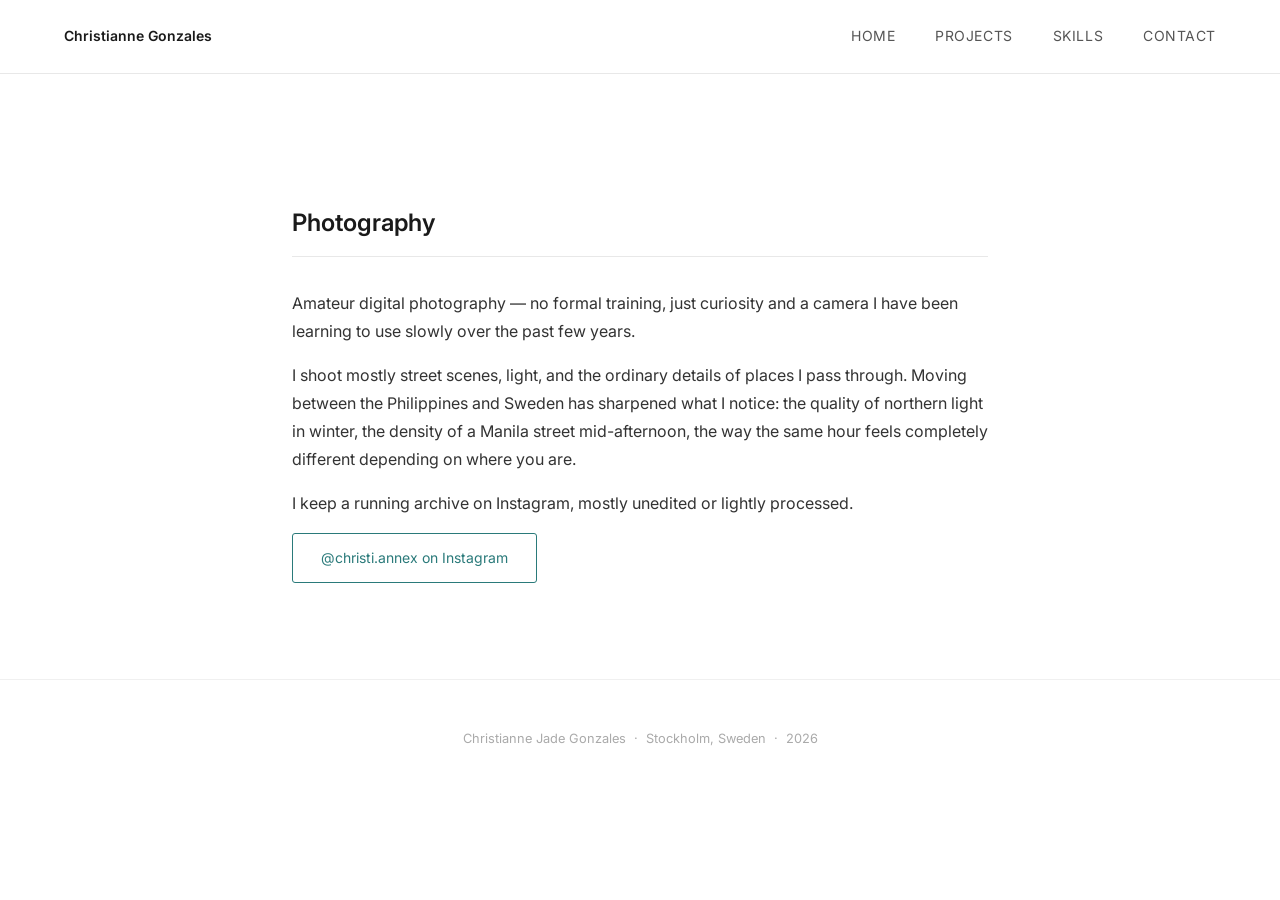
<file: photography.html>
<!DOCTYPE html>
<html lang="en">
<head>
  <meta charset="UTF-8">
  <meta name="viewport" content="width=device-width, initial-scale=1.0">
  <meta name="description" content="A personal look at amateur photography, from Christianne Jade Gonzales.">
  <title>Photography | Christianne Jade Gonzales</title>
  <link rel="canonical" href="https://christiannegonzales.github.io/photography.html">
  <link rel="stylesheet" href="style.css">
  <link href="https://fonts.googleapis.com/css2?family=Inter:wght@300;400;600&display=swap" rel="stylesheet">
</head>
<body>

<nav>
  <a href="index.html" class="site-name">Christianne Gonzales</a>
  <a href="index.html">Home</a>
  <a href="projects.html">Projects</a>
  <a href="skills.html">Skills</a>
  <a href="contact.html">Contact</a>
</nav>

<main>
  <h2>Photography</h2>

  <p>
    Amateur digital photography — no formal training, just curiosity and a camera
    I have been learning to use slowly over the past few years.
  </p>

  <p>
    I shoot mostly street scenes, light, and the ordinary details of places I pass
    through. Moving between the Philippines and Sweden has sharpened what I notice:
    the quality of northern light in winter, the density of a Manila street mid-afternoon,
    the way the same hour feels completely different depending on where you are.
  </p>

  <p>
    I keep a running archive on Instagram, mostly unedited or lightly processed.
  </p>

  <a class="btn outline" href="https://www.instagram.com/christi.annex" target="_blank">
    @christi.annex on Instagram
  </a>
</main>

<footer>
  Christianne Jade Gonzales &nbsp;·&nbsp; Stockholm, Sweden &nbsp;·&nbsp; 2026
</footer>

</body>
</html>
</file>
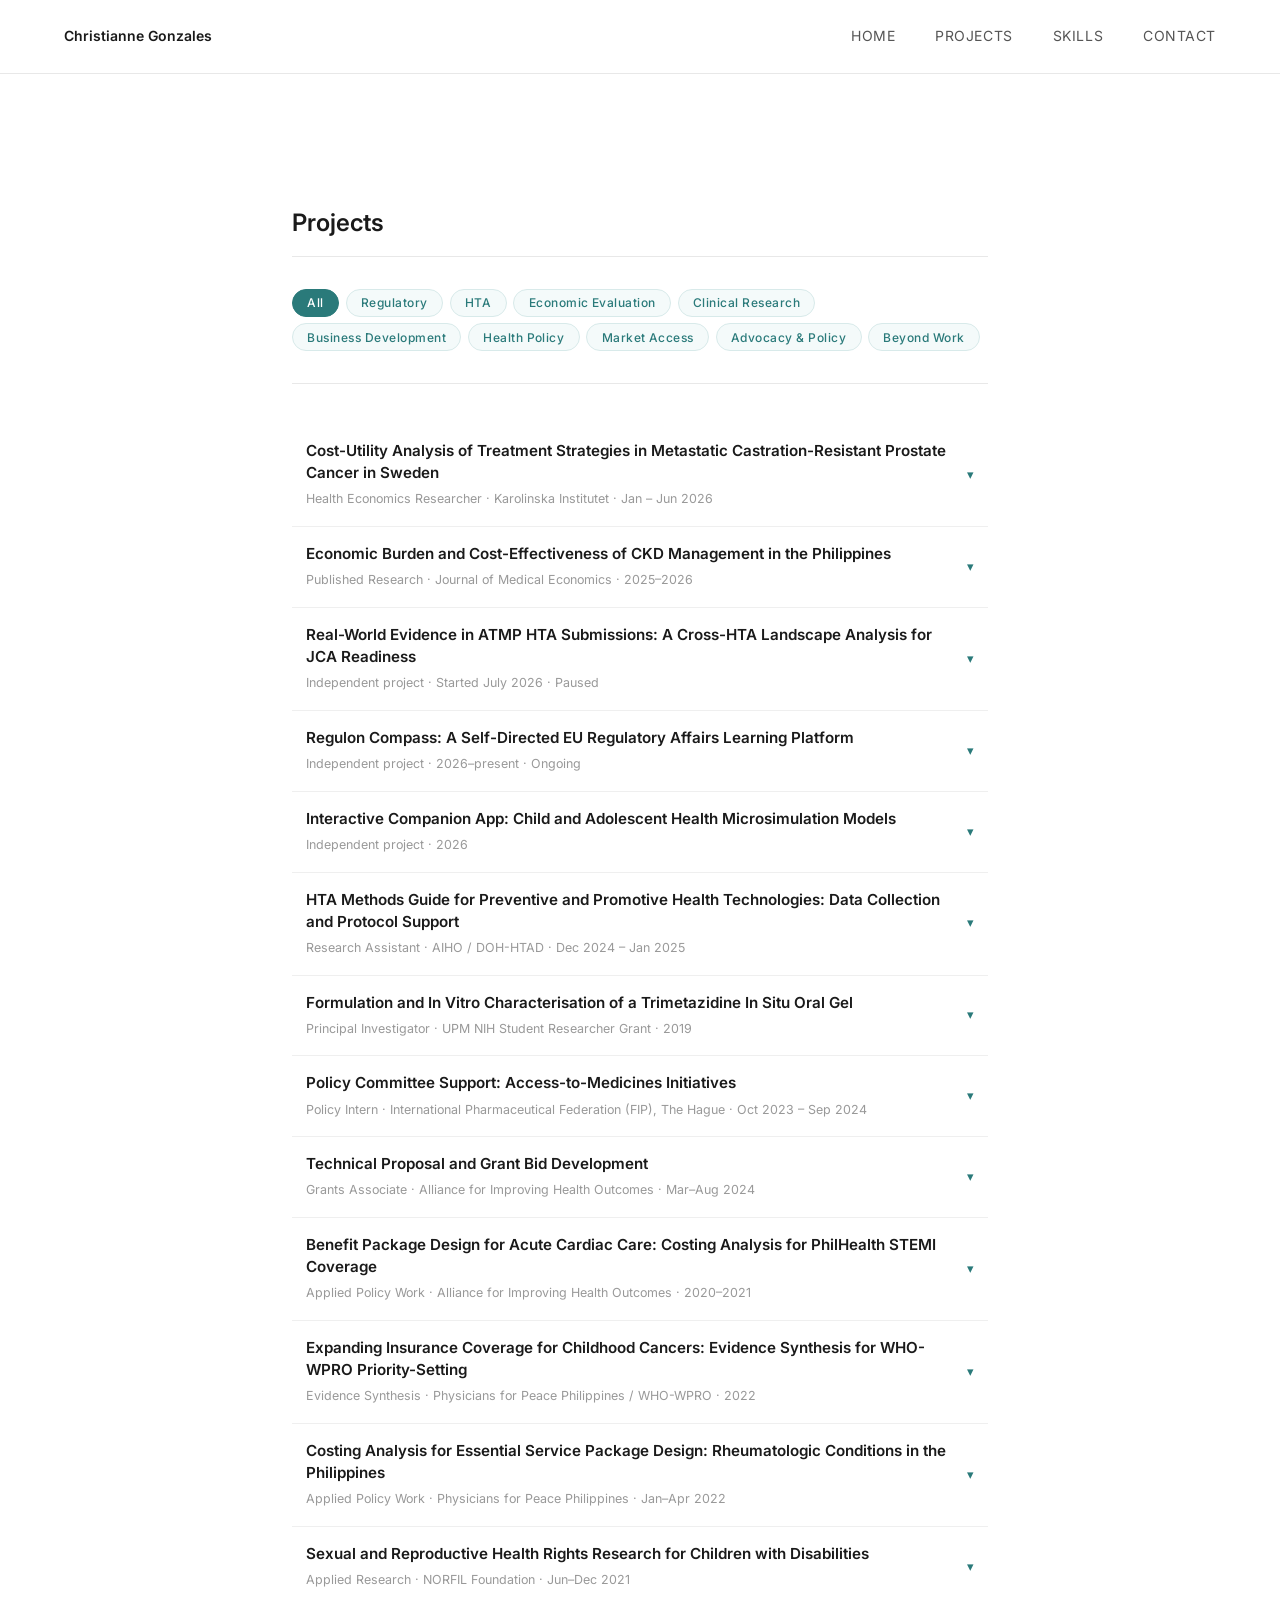
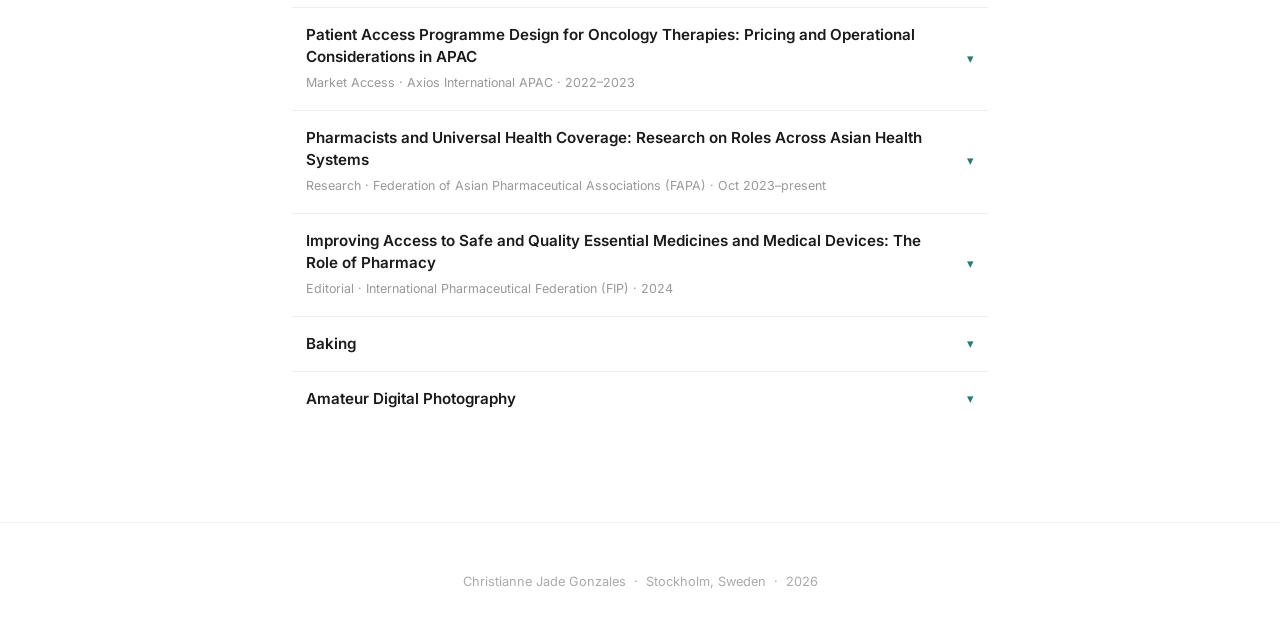
<file: projects.html>
<!DOCTYPE html>
<html lang="en">
<head>
  <meta charset="UTF-8">
  <meta name="viewport" content="width=device-width, initial-scale=1.0">
  <meta name="description" content="Selected work by Christianne Jade Gonzales across pharmacovigilance, regulatory and HTA submissions, health economics, and market access, in Stockholm and across Asia and Europe.">
  <title>Projects | Christianne Jade Gonzales, Registered Pharmacist in Stockholm</title>
  <link rel="canonical" href="https://christiannegonzales.github.io/projects.html">
  <link rel="stylesheet" href="style.css">
  <link href="https://fonts.googleapis.com/css2?family=Inter:wght@300;400;600&display=swap" rel="stylesheet">
</head>
<body>

<nav>
  <a href="index.html" class="site-name">Christianne Gonzales</a>
  <a href="index.html">Home</a>
  <a href="projects.html">Projects</a>
  <a href="skills.html">Skills</a>
  <a href="contact.html">Contact</a>
</nav>

<main>
  <h2>Projects</h2>

  <div class="filter-bar">
    <button class="filter-btn active" data-filter="all">All</button>
    <button class="filter-btn" data-filter="regulatory">Regulatory</button>
    <button class="filter-btn" data-filter="hta">HTA</button>
    <button class="filter-btn" data-filter="economic-evaluation">Economic Evaluation</button>
    <button class="filter-btn" data-filter="clinical-research">Clinical Research</button>
    <button class="filter-btn" data-filter="business-development">Business Development</button>
    <button class="filter-btn" data-filter="health-policy">Health Policy</button>
    <button class="filter-btn" data-filter="market-access">Market Access</button>
    <button class="filter-btn" data-filter="advocacy">Advocacy &amp; Policy</button>
    <button class="filter-btn" data-filter="beyond-work">Beyond Work</button>
  </div>

  <div class="projects-list">

    <details class="project-accordion" data-category="economic-evaluation clinical-research">
      <summary>
        <div class="accordion-header">
          <span class="accordion-title">Cost-Utility Analysis of Treatment Strategies in Metastatic Castration-Resistant Prostate Cancer in Sweden</span>
          <span class="accordion-meta">Health Economics Researcher · Karolinska Institutet · Jan – Jun 2026</span>
        </div>
        <span class="accordion-chevron">&#x25BE;</span>
      </summary>
      <div class="accordion-body">
        <div class="tag-row">
          <span class="tag">Partitioned Survival Model</span>
          <span class="tag">R / hesim</span>
          <span class="tag">Swedish HTA</span>
          <span class="tag">Oncology</span>
          <span class="tag">TLV Framework</span>
        </div>
        <p>
          Completed as a master's project at Karolinska Institutet. Independent
          economic modelling and clinical trial data analysis: developed and executed
          a cost-utility analysis of first-line treatment strategies in mCRPC from a
          Swedish healthcare perspective, among the first of its kind using
          patient-level trial data in the Swedish reimbursement context. Built a
          three-state partitioned survival model in R to compare androgen receptor
          pathway inhibitors against taxanes and physician's choice, adhering to TLV
          methodological guidelines throughout.
        </p>
      </div>
    </details>

    <details class="project-accordion" data-category="economic-evaluation">
      <summary>
        <div class="accordion-header">
          <span class="accordion-title">Economic Burden and Cost-Effectiveness of CKD Management in the Philippines</span>
          <span class="accordion-meta">Published Research · Journal of Medical Economics · 2025–2026</span>
        </div>
        <span class="accordion-chevron">&#x25BE;</span>
      </summary>
      <div class="accordion-body">
        <div class="tag-row">
          <span class="tag">Cost-of-Illness</span>
          <span class="tag">Cost-Effectiveness</span>
          <span class="tag">Peer-Reviewed</span>
          <span class="tag">Insurance Coverage</span>
        </div>
        <p>
          Economic evaluation and peer-reviewed publication: co-authored two
          peer-reviewed publications in the Journal of Medical Economics on the
          economic burden of CKD in the Philippines. Quantified direct and indirect
          costs across disease stages from insurance claims data, and adapted a global
          cost-effectiveness model for empagliflozin to the PhilHealth reimbursement
          context, generating ICERs to directly inform national coverage decisions.
        </p>
        <a class="project-link" href="https://doi.org/10.1080/13696998.2025.2602361" target="_blank">Cost-effectiveness analysis of empagliflozin for CKD →</a>
        <br>
        <a class="project-link" href="https://doi.org/10.1080/13696998.2025.2481766" target="_blank">Cost-of-illness analysis of CKD management →</a>
        <p class="project-meta" style="margin-top:0.5rem;">2nd most viewed article in the <em>Journal of Medical Economics</em> in 2025</p>
      </div>
    </details>

    <details class="project-accordion" data-category="hta market-access regulatory">
      <summary>
        <div class="accordion-header">
          <span class="accordion-title">Real-World Evidence in ATMP HTA Submissions: A Cross-HTA Landscape Analysis for JCA Readiness</span>
          <span class="accordion-meta">Independent project · Started July 2026 · Paused</span>
        </div>
        <span class="accordion-chevron">&#x25BE;</span>
      </summary>
      <div class="accordion-body">
        <div class="tag-row">
          <span class="tag">EU HTA Regulation</span>
          <span class="tag">Regulatory Affairs</span>
          <span class="tag">Joint Clinical Assessment</span>
          <span class="tag">Real-World Evidence</span>
          <span class="tag">ATMPs</span>
          <span class="tag">AI-Assisted Methods</span>
          <span class="tag">Prompt Engineering</span>
          <span class="tag">TLV</span>
          <span class="tag">G-BA</span>
        </div>
        <p>
          Regulatory readiness analysis for EU HTA submissions: the EU HTA Regulation
          mandates Joint Clinical Assessments (JCA) for new medicines, with ATMPs among
          the first categories in scope. ATMPs face a distinct evidentiary challenge:
          small trial populations, single-arm designs, and absent comparators mean
          real-world evidence is increasingly expected to fill submission gaps, yet
          what national HTA bodies have accepted in practice remains unmapped.
        </p>
        <p>
          This independent project examines ATMP assessment documents from TLV
          (Sweden) and G-BA (Germany) to identify cross-HTA divergences and define what
          JCA will demand. Using a structured RWE classification framework combined
          with prompt engineering, it extracts dual-layer outputs that preserve
          original language alongside AI-generated classifications for auditability.
          Findings are mapped against JCA PICO requirements to produce a prospective
          framework for RWE strategy for ATMPs entering the JCA pipeline.
        </p>
      </div>
    </details>

    <details class="project-accordion" data-category="regulatory">
      <summary>
        <div class="accordion-header">
          <span class="accordion-title">Regulon Compass: A Self-Directed EU Regulatory Affairs Learning Platform</span>
          <span class="accordion-meta">Independent project · 2026–present · Ongoing</span>
        </div>
        <span class="accordion-chevron">&#x25BE;</span>
      </summary>
      <div class="accordion-body">
        <div class="tag-row">
          <span class="tag">Regulatory Affairs</span>
          <span class="tag">EU Product Compliance</span>
          <span class="tag">EMA</span>
          <span class="tag">AI-Assisted Methods</span>
        </div>
        <p>
          Self-directed regulatory affairs training: built a simulated portfolio
          management dashboard to learn how EU product authorisations, deadlines, and
          competent authority communications are tracked in practice. Uses a fictional
          product portfolio across five EU markets (Sweden, Germany, France, Italy,
          Spain), with modules for product and country tracking, regulatory
          requirements by framework, document review status, a deadline actions
          tracker, a product classification wizard, and a Learning Hub linking to EMA
          resources and reference documents.
        </p>
        <a class="project-link" href="https://regulon-compass.lovable.app/" target="_blank">View Regulon Compass →</a>
      </div>
    </details>

    <details class="project-accordion" data-category="economic-evaluation clinical-research">
      <summary>
        <div class="accordion-header">
          <span class="accordion-title">Interactive Companion App: Child and Adolescent Health Microsimulation Models</span>
          <span class="accordion-meta">Independent project · 2026</span>
        </div>
        <span class="accordion-chevron">&#x25BE;</span>
      </summary>
      <div class="accordion-body">
        <div class="tag-row">
          <span class="tag">R Shiny</span>
          <span class="tag">Microsimulation</span>
          <span class="tag">Data Visualisation</span>
          <span class="tag">Evidence Synthesis</span>
        </div>
        <p>
          Built an independent R Shiny companion app to explore the findings of de
          Oliveira et al.'s published scoping review of 48 child and/or adolescent
          health microsimulation models (<em>Applied Health Economics and Health
          Policy</em>, 2026). Lets users filter the reviewed models by health outcome,
          country, publication year, model structure, and quality classification.
        </p>
        <a class="project-link" href="https://christiannegonzales.shinyapps.io/Microsimulation_CMH/" target="_blank">View the app →</a>
      </div>
    </details>

    <details class="project-accordion" data-category="hta regulatory">
      <summary>
        <div class="accordion-header">
          <span class="accordion-title">HTA Methods Guide for Preventive and Promotive Health Technologies: Data Collection and Protocol Support</span>
          <span class="accordion-meta">Research Assistant · AIHO / DOH-HTAD · Dec 2024 – Jan 2025</span>
        </div>
        <span class="accordion-chevron">&#x25BE;</span>
      </summary>
      <div class="accordion-body">
        <div class="tag-row">
          <span class="tag">HTA Methods</span>
          <span class="tag">Preventive Health</span>
          <span class="tag">Data Collection</span>
          <span class="tag">Philippines</span>
          <span class="tag">DOH-HTAD</span>
        </div>
        <p>
          Regulatory methods development: AIHO was subcontracted by the Philippine DOH
          Health Technology Assessment Division to develop a national Methods Guide for
          the HTA of preventive and promotive health technologies, a priority
          initiative for institutionalising HTA practice in the Philippine health
          system. Conducted stakeholder interviews under Workstream 1 and contributed
          to drafting the project protocol and key deliverable documents.
        </p>
      </div>
    </details>

    <details class="project-accordion" data-category="regulatory">
      <summary>
        <div class="accordion-header">
          <span class="accordion-title">Formulation and In Vitro Characterisation of a Trimetazidine In Situ Oral Gel</span>
          <span class="accordion-meta">Principal Investigator · UPM NIH Student Researcher Grant · 2019</span>
        </div>
        <span class="accordion-chevron">&#x25BE;</span>
      </summary>
      <div class="accordion-body">
        <div class="tag-row">
          <span class="tag">Pharmaceutical Development</span>
          <span class="tag">Formulation</span>
        </div>
        <p>
          Undergraduate pharmaceutical development research: formulation and in vitro
          characterisation of a trimetazidine in situ oral gel, funded by the 2019 UPM
          National Institutes of Health Student Researcher Grant.
        </p>
      </div>
    </details>

    <details class="project-accordion" data-category="advocacy market-access">
      <summary>
        <div class="accordion-header">
          <span class="accordion-title">Policy Committee Support: Access-to-Medicines Initiatives</span>
          <span class="accordion-meta">Policy Intern · International Pharmaceutical Federation (FIP), The Hague · Oct 2023 – Sep 2024</span>
        </div>
        <span class="accordion-chevron">&#x25BE;</span>
      </summary>
      <div class="accordion-body">
        <div class="tag-row">
          <span class="tag">Policy</span>
          <span class="tag">Access to Medicines</span>
          <span class="tag">Global Pharmacy</span>
        </div>
        <p>
          Policy support and editorial coordination: supported the Policy Committee and
          the lead for Policy, Practice and Compliance on access-to-medicines
          initiatives. Co-edited the 2024 FIP publication on access to essential
          medicines and medical devices, coordinating contributions from pharmacy
          leaders across multiple countries.
        </p>
      </div>
    </details>

    <details class="project-accordion" data-category="business-development">
      <summary>
        <div class="accordion-header">
          <span class="accordion-title">Technical Proposal and Grant Bid Development</span>
          <span class="accordion-meta">Grants Associate · Alliance for Improving Health Outcomes · Mar–Aug 2024</span>
        </div>
        <span class="accordion-chevron">&#x25BE;</span>
      </summary>
      <div class="accordion-body">
        <div class="tag-row">
          <span class="tag">Grant Writing</span>
          <span class="tag">Proposal Development</span>
          <span class="tag">Budget Narrative</span>
        </div>
        <p>
          Proposal development and budget review: produced four or more technical
          proposals per month across concurrent funding bids valued from roughly EUR
          6,000 to EUR 420,000. Checked each submission against funder eligibility
          criteria, formatting specifications, and word limits before release.
          Consolidated inputs from the Executive Director and research staff against
          fixed deadlines. Wrote budget narrative content and reviewed proposal budgets
          against donor templates.
        </p>
      </div>
    </details>

    <details class="project-accordion" data-category="health-policy">
      <summary>
        <div class="accordion-header">
          <span class="accordion-title">Benefit Package Design for Acute Cardiac Care: Costing Analysis for PhilHealth STEMI Coverage</span>
          <span class="accordion-meta">Applied Policy Work · Alliance for Improving Health Outcomes · 2020–2021</span>
        </div>
        <span class="accordion-chevron">&#x25BE;</span>
      </summary>
      <div class="accordion-body">
        <div class="tag-row">
          <span class="tag">Benefit Package Design</span>
          <span class="tag">Claims Data</span>
          <span class="tag">Unit Costing</span>
          <span class="tag">National Insurance</span>
        </div>
        <p>
          Policy costing and benefit package design: built the cost evidence base for a
          national bundled reimbursement package for STEMI under PhilHealth, directly
          contributing to the expansion of acute cardiac care coverage for Filipino
          patients. Constructed unit cost datasets from insurance claims and provider
          records, and coordinated hospital network consultations across three regions.
        </p>
        <p>
          AIHO is a Philippine nonprofit providing health research, consulting, and
          policy support toward universal health coverage.
        </p>
        <a class="project-link" href="https://www.pchrd.dost.gov.ph/news_and_updates/philhealth-expands-access-new-benefit-packages-covering-services-for-physical-medicine-rehabilitation-and-assistive-mobility-devices-and-heart-attack-now-available/" target="_blank">PhilHealth benefit package announcement →</a>
      </div>
    </details>

    <details class="project-accordion" data-category="health-policy">
      <summary>
        <div class="accordion-header">
          <span class="accordion-title">Expanding Insurance Coverage for Childhood Cancers: Evidence Synthesis for WHO-WPRO Priority-Setting</span>
          <span class="accordion-meta">Evidence Synthesis · Physicians for Peace Philippines / WHO-WPRO · 2022</span>
        </div>
        <span class="accordion-chevron">&#x25BE;</span>
      </summary>
      <div class="accordion-body">
        <div class="tag-row">
          <span class="tag">Evidence Synthesis</span>
          <span class="tag">Priority-Setting</span>
          <span class="tag">Paediatric Oncology</span>
          <span class="tag">UHC</span>
        </div>
        <p>
          Clinical evidence synthesis for coverage policy: generated the clinical
          evidence base to support WHO-WPRO in driving national insurance coverage of
          childhood cancers across the Western Pacific. Synthesised clinical practice
          guidelines and drafted standards of care for selected paediatric cancer
          types. Facilitated expert validation with professional medical societies,
          translating clinical evidence into actionable coverage eligibility
          thresholds.
        </p>
        <p>
          Physicians for Peace Philippines is an NGO delivering healthcare services and
          health systems support across underserved communities in the Philippines.
          This project was carried out as a subcontract under Physicians for Peace in
          support of WHO-WPRO, the United Nations health agency for the Western Pacific
          region.
        </p>
      </div>
    </details>

    <details class="project-accordion" data-category="health-policy">
      <summary>
        <div class="accordion-header">
          <span class="accordion-title">Costing Analysis for Essential Service Package Design: Rheumatologic Conditions in the Philippines</span>
          <span class="accordion-meta">Applied Policy Work · Physicians for Peace Philippines · Jan–Apr 2022</span>
        </div>
        <span class="accordion-chevron">&#x25BE;</span>
      </summary>
      <div class="accordion-body">
        <div class="tag-row">
          <span class="tag">Unit Costing</span>
          <span class="tag">Benefit Package Design</span>
          <span class="tag">Rheumatology</span>
          <span class="tag">Essential Services</span>
        </div>
        <p>
          Unit costing for essential service package design: built a structured cost
          library across six rheumatologic conditions to directly inform essential
          service package design for the Philippine health system. Standardised cost
          inputs across disease categories to support national coverage expansion
          decisions, contributing to the evidence base for including rheumatologic
          care in PhilHealth benefit packages.
        </p>
        <p>
          Physicians for Peace Philippines is an NGO delivering healthcare services to
          underserved communities and strengthening health system sustainability
          across the Philippines.
        </p>
      </div>
    </details>

    <details class="project-accordion" data-category="health-policy clinical-research">
      <summary>
        <div class="accordion-header">
          <span class="accordion-title">Sexual and Reproductive Health Rights Research for Children with Disabilities</span>
          <span class="accordion-meta">Applied Research · NORFIL Foundation · Jun–Dec 2021</span>
        </div>
        <span class="accordion-chevron">&#x25BE;</span>
      </summary>
      <div class="accordion-body">
        <div class="tag-row">
          <span class="tag">Qualitative Research</span>
          <span class="tag">Disability</span>
          <span class="tag">SRH Rights</span>
          <span class="tag">Technical Writing</span>
        </div>
        <p>
          Qualitative research and primary data collection: contributed to a national
          baseline study on the sexual and reproductive health rights of children with
          disabilities in the Philippines, conducting primary data collection through
          key informant interviews and focus group discussions. Independently produced
          a national COVID-19 response report, coordinating and synthesising inputs
          from 20 partner organisations across the country.
        </p>
        <p>
          NORFIL Foundation is a Philippine nonprofit focused on the care and
          rehabilitation of vulnerable children and youth with disabilities, operating
          since 1984.
        </p>
      </div>
    </details>

    <details class="project-accordion" data-category="market-access business-development">
      <summary>
        <div class="accordion-header">
          <span class="accordion-title">Patient Access Programme Design for Oncology Therapies: Pricing and Operational Considerations in APAC</span>
          <span class="accordion-meta">Market Access · Axios International APAC · 2022–2023</span>
        </div>
        <span class="accordion-chevron">&#x25BE;</span>
      </summary>
      <div class="accordion-body">
        <div class="tag-row">
          <span class="tag">Market Access</span>
          <span class="tag">Patient Access</span>
          <span class="tag">Pricing Design</span>
          <span class="tag">Oncology</span>
        </div>
        <p>
          Client-facing delivery and pricing structure design: designed and
          operationalised two AstraZeneca oncology patient access programmes spanning
          approximately 50 hospitals and 500 patients in the Philippines. Developed
          income-tiered co-pay structures, built programme SOPs, monitored enrolment
          and uptake, and served as the primary operational point of contact across
          multi-country APAC teams.
        </p>
        <p>
          Axios International is a global healthcare access company specializing in
          patient access programmes across emerging markets, operating in over 100
          countries.
        </p>
        <a class="project-link" href="https://www.linkedin.com/posts/thanika-c-918b3983_patientassistanceprogram-healthcarecollaboration-activity-7075421015928946688-Dohw/" target="_blank">Related post: AstraZeneca Patient Access Programme launch in the Philippines →</a>
      </div>
    </details>

    <details class="project-accordion" data-category="advocacy">
      <summary>
        <div class="accordion-header">
          <span class="accordion-title">Pharmacists and Universal Health Coverage: Research on Roles Across Asian Health Systems</span>
          <span class="accordion-meta">Research · Federation of Asian Pharmaceutical Associations (FAPA) · Oct 2023–present</span>
        </div>
        <span class="accordion-chevron">&#x25BE;</span>
      </summary>
      <div class="accordion-body">
        <div class="tag-row">
          <span class="tag">UHC</span>
          <span class="tag">Pharmacy Policy</span>
          <span class="tag">Asia</span>
          <span class="tag">Advocacy</span>
        </div>
        <p>
          Policy research and programme secretariat: conducting research on
          pharmacists' contribution to Universal Health Coverage across Asian health
          systems, examining roles in service delivery, access to medicines, and
          health system strengthening. Work feeds directly into FAPA's regional
          advocacy agenda on integrating pharmacy services into UHC frameworks. Served
          as secretariat for the 27th FAPA Congress in Taipei, managing programme
          logistics across 3,000+ attendees from 24 countries.
        </p>
        <a class="project-link" href="https://www.fapa.asia/en/about/our-team/69d4771aba0f4bfc1167889e?itemId=69d4772a7f5b1a0004ee1650" target="_blank">View FAPA profile →</a>
      </div>
    </details>

    <details class="project-accordion" data-category="advocacy">
      <summary>
        <div class="accordion-header">
          <span class="accordion-title">Improving Access to Safe and Quality Essential Medicines and Medical Devices: The Role of Pharmacy</span>
          <span class="accordion-meta">Editorial · International Pharmaceutical Federation (FIP) · 2024</span>
        </div>
        <span class="accordion-chevron">&#x25BE;</span>
      </summary>
      <div class="accordion-body">
        <div class="tag-row">
          <span class="tag">Access to Medicines</span>
          <span class="tag">Policy</span>
          <span class="tag">Global Pharmacy</span>
          <span class="tag">Editorial</span>
        </div>
        <p>
          Editorial and policy publication: co-edited a flagship FIP policy publication
          on access to essential medicines and medical devices, reaching an
          international audience of pharmacy professionals and policymakers.
          Coordinated and synthesised contributions from pharmacy leaders and policy
          experts across multiple countries into a publication-ready document.
        </p>
        <a class="project-link" href="https://www.fip.org/file/6036" target="_blank">Access the publication →</a>
      </div>
    </details>

    <details class="project-accordion" data-category="beyond-work">
      <summary>
        <div class="accordion-header">
          <span class="accordion-title">Baking</span>
        </div>
        <span class="accordion-chevron">&#x25BE;</span>
      </summary>
      <div class="accordion-body">
        <p>
          A pandemic hobby that never really stopped: bread, pastries, and the
          occasional layer cake.
        </p>
        <a class="project-link" href="baking.html">Read more →</a>
      </div>
    </details>

    <details class="project-accordion" data-category="beyond-work">
      <summary>
        <div class="accordion-header">
          <span class="accordion-title">Amateur Digital Photography</span>
        </div>
        <span class="accordion-chevron">&#x25BE;</span>
      </summary>
      <div class="accordion-body">
        <p>
          Mostly travel shots and street scenes, taken on a digicam or film camera.
        </p>
        <a class="project-link" href="photography.html">Read more →</a>
      </div>
    </details>

  </div>
</main>

<footer>
  Christianne Jade Gonzales &nbsp;·&nbsp; Stockholm, Sweden &nbsp;·&nbsp; 2026
</footer>

<script>
  const buttons = document.querySelectorAll('.filter-btn');
  const projects = document.querySelectorAll('.project-accordion');

  buttons.forEach(btn => {
    btn.addEventListener('click', () => {
      buttons.forEach(b => b.classList.remove('active'));
      btn.classList.add('active');
      const filter = btn.dataset.filter;
      projects.forEach(p => {
        p.style.display = (filter === 'all' || p.dataset.category.split(' ').includes(filter)) ? '' : 'none';
      });
    });
  });
</script>

</body>
</html>
</file>
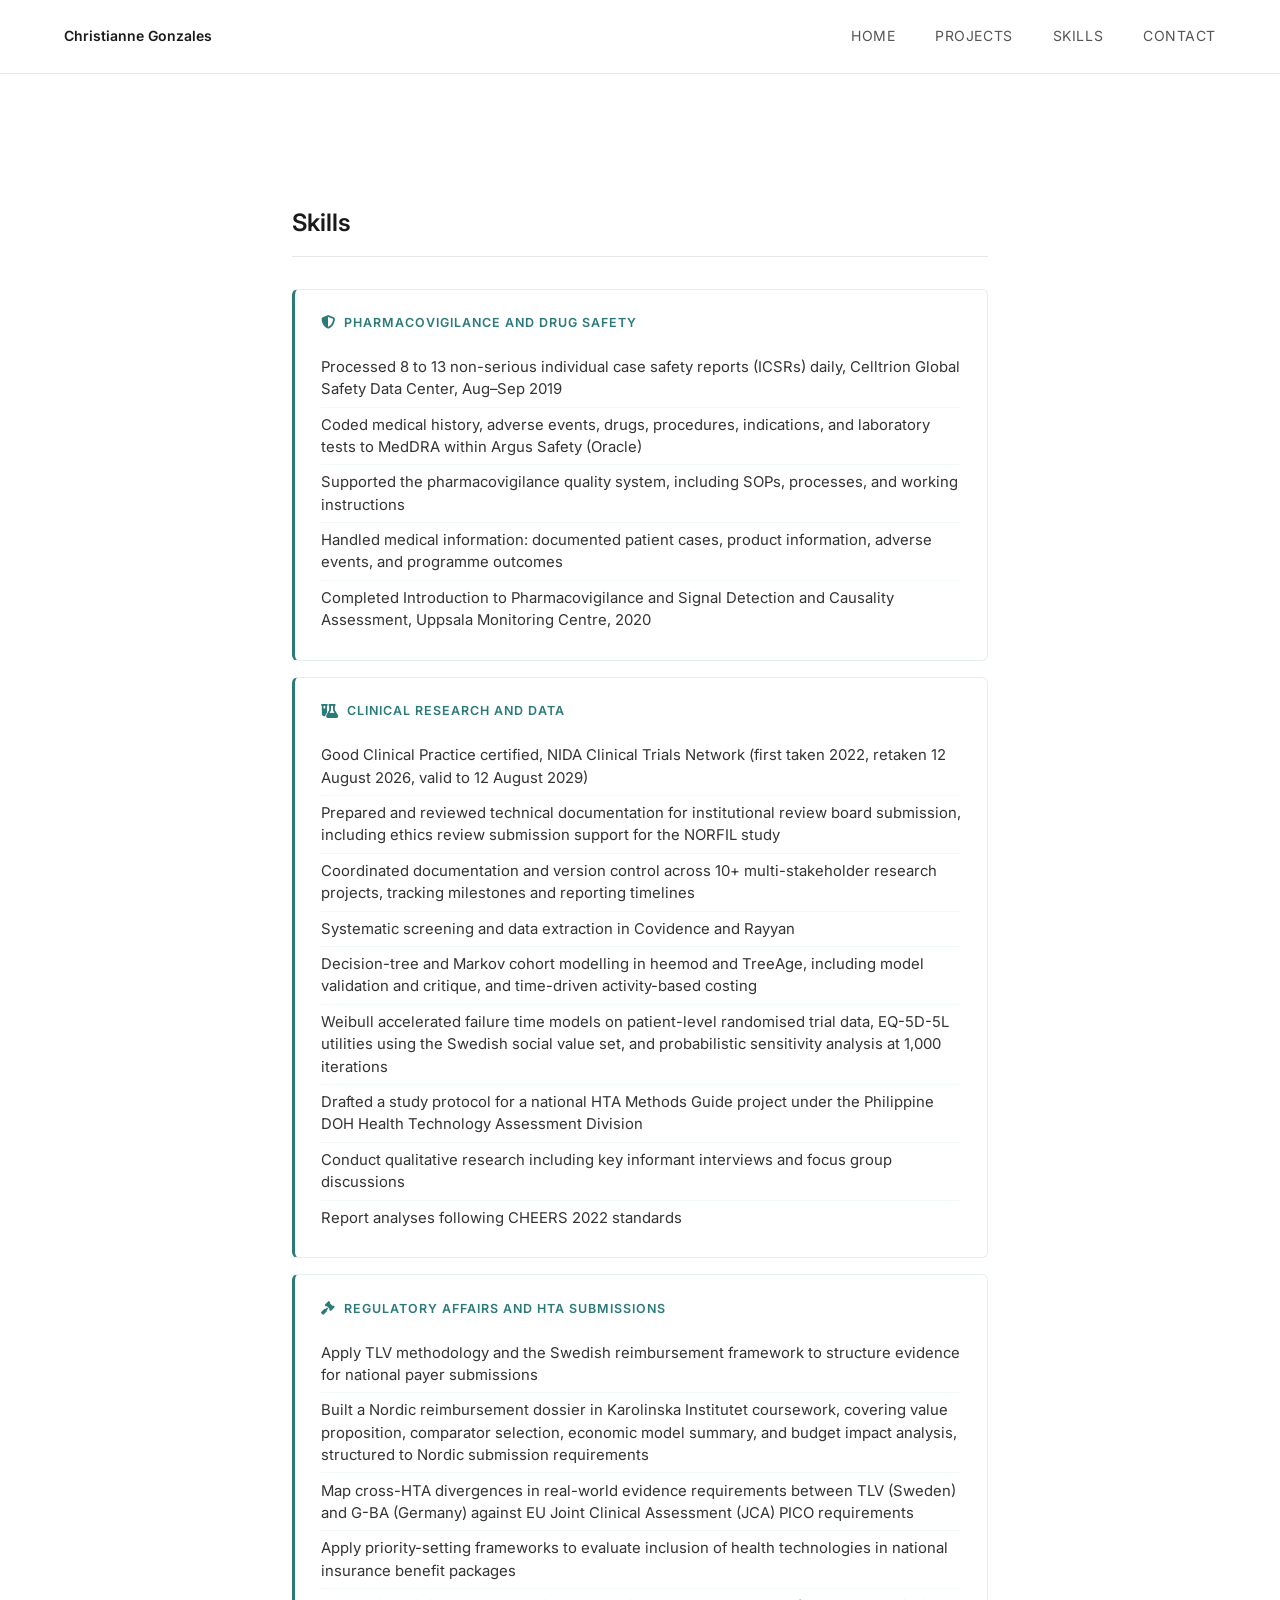
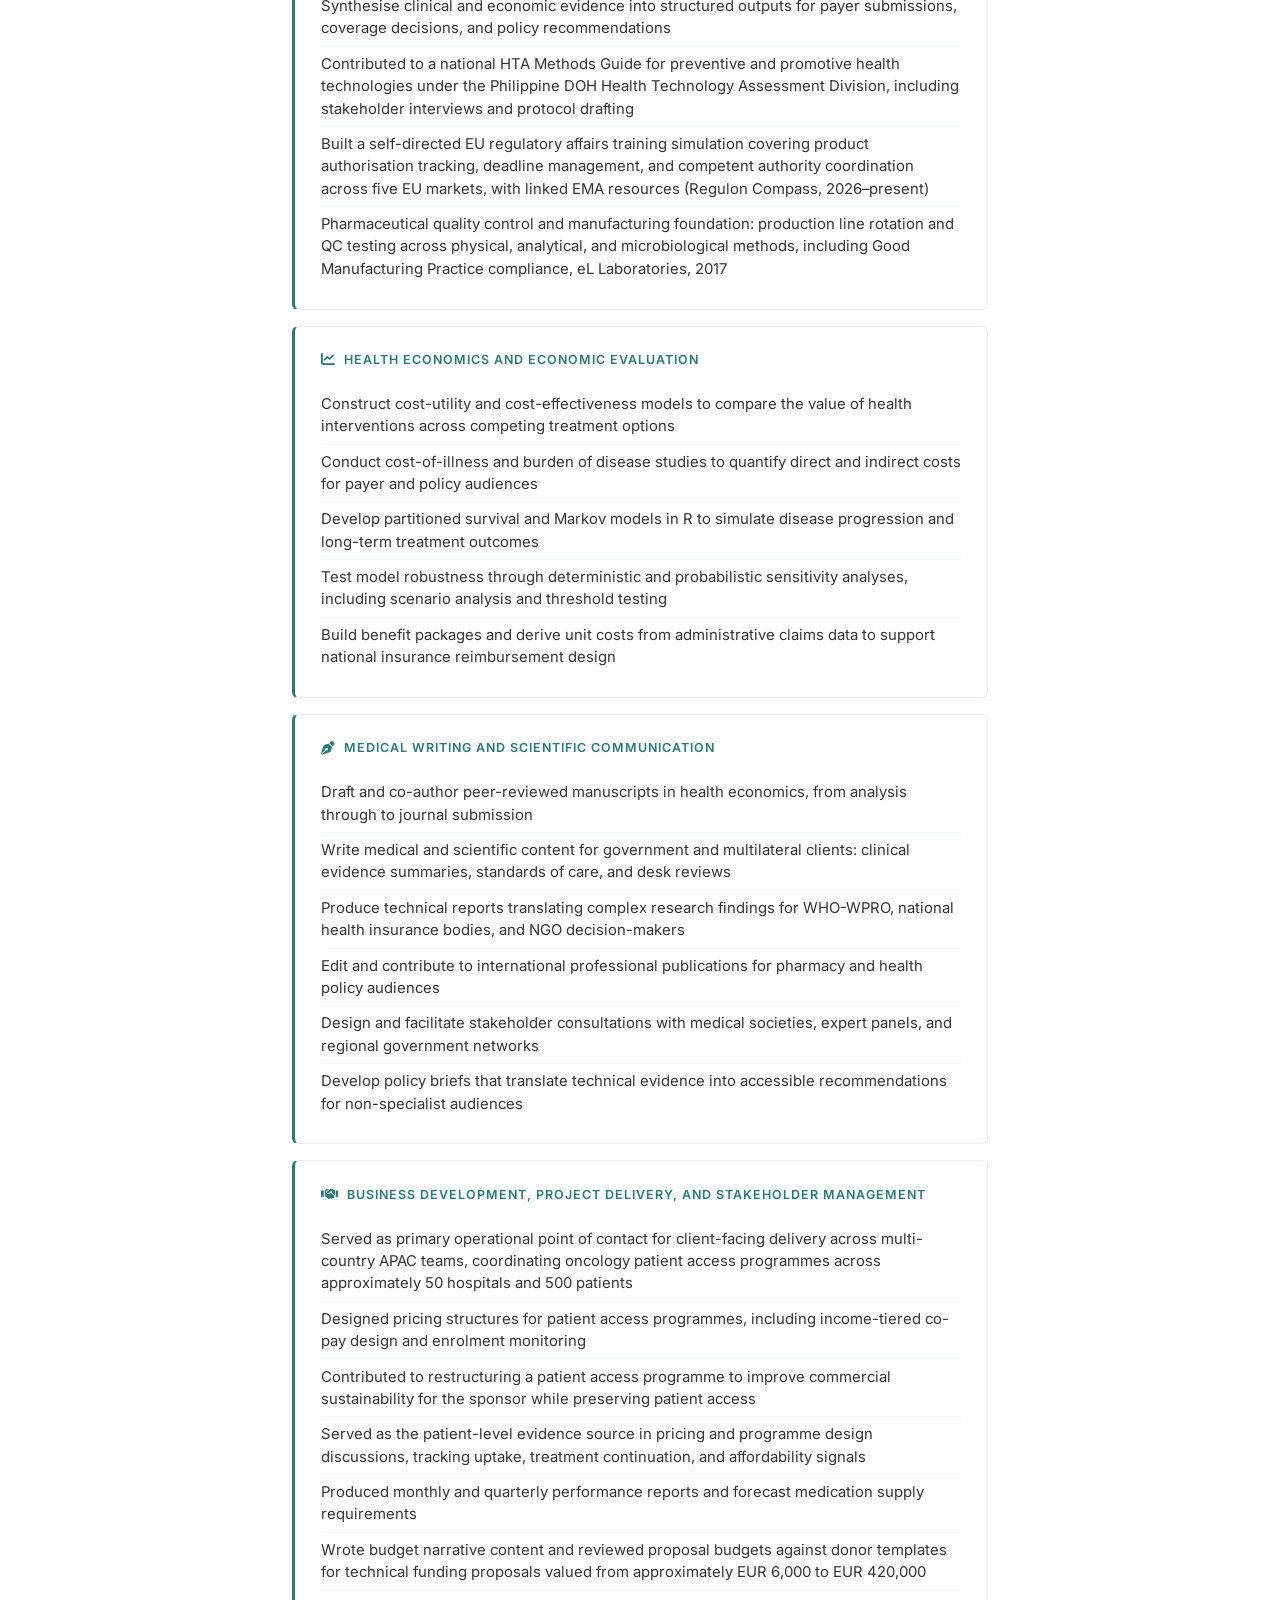
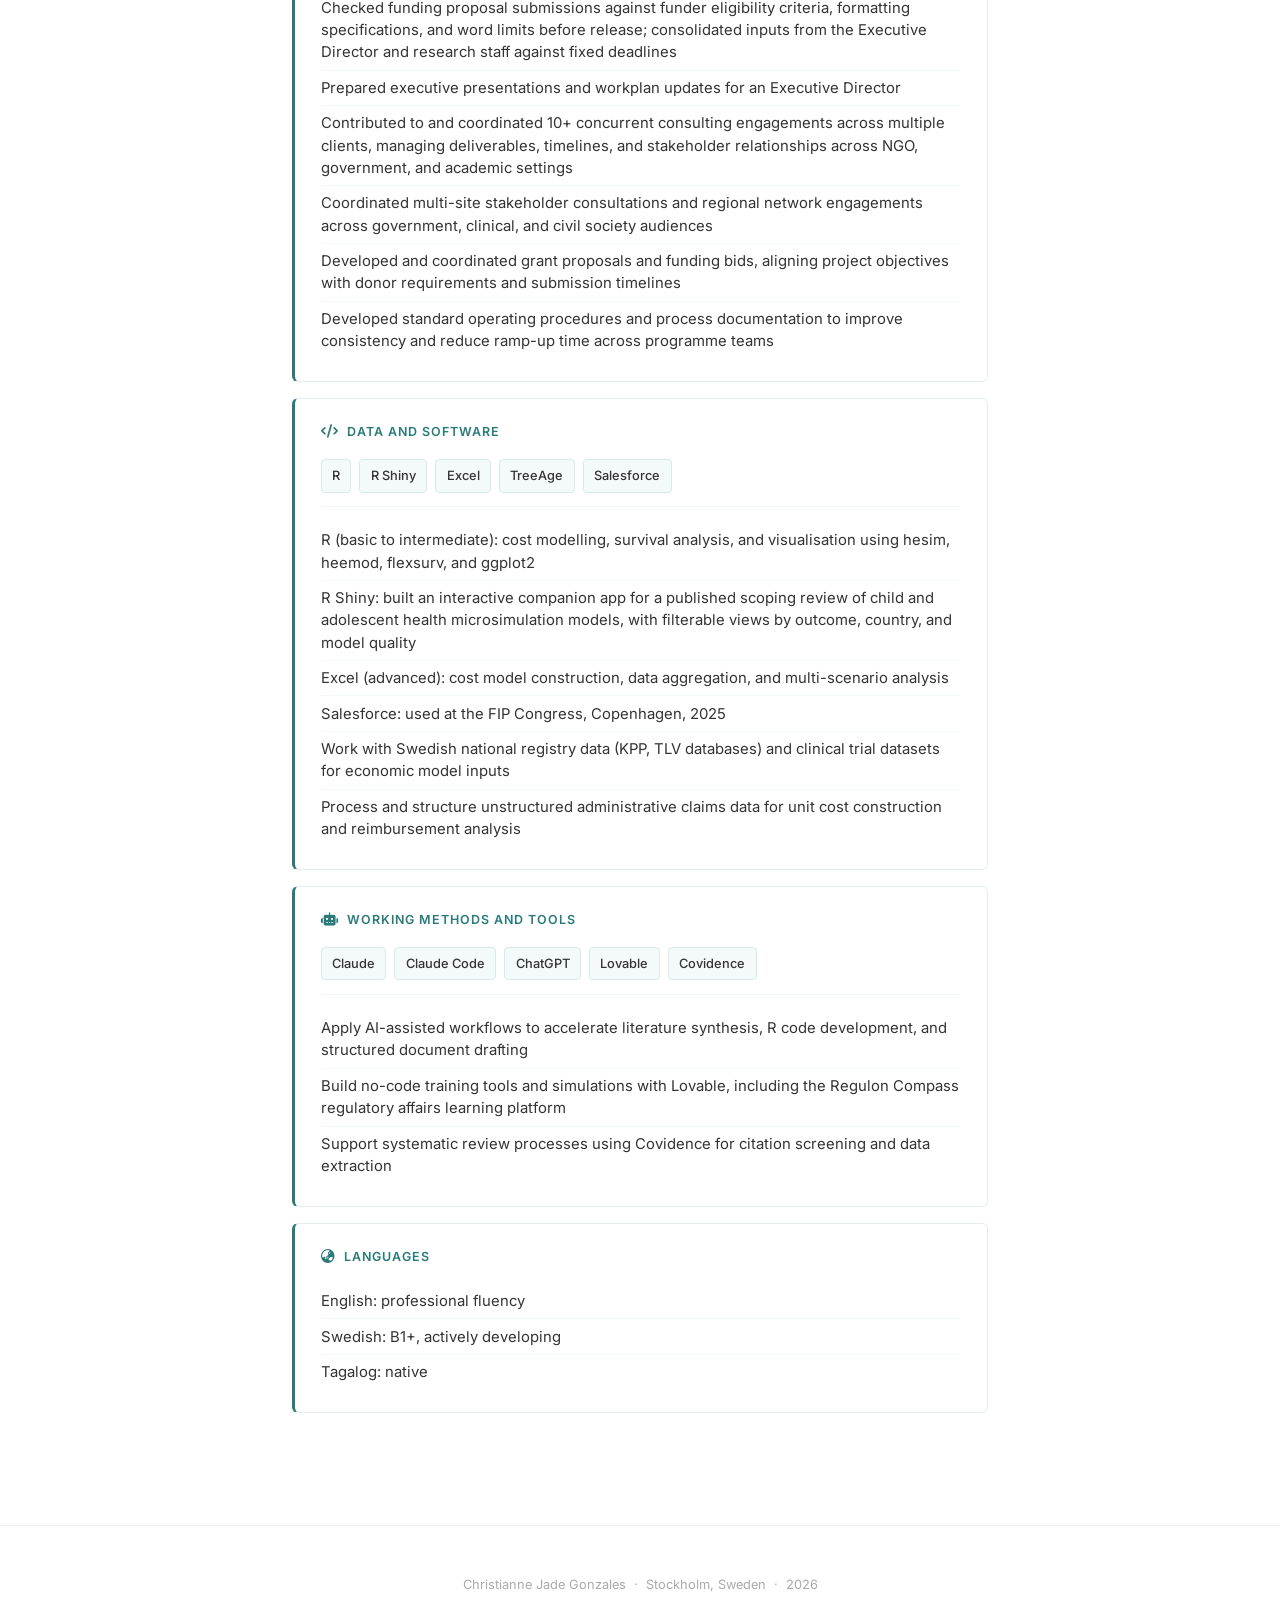
<file: skills.html>
<!DOCTYPE html>
<html lang="en">
<head>
  <meta charset="UTF-8">
  <meta name="viewport" content="width=device-width, initial-scale=1.0">
  <meta name="description" content="Skills and experience of Christianne Jade Gonzales, a registered pharmacist in Stockholm: pharmacovigilance, clinical research, regulatory affairs and HTA submissions, health economics, medical writing, and stakeholder management.">
  <title>Skills | Christianne Jade Gonzales, Registered Pharmacist in Stockholm</title>
  <link rel="canonical" href="https://christiannegonzales.github.io/skills.html">
  <link rel="stylesheet" href="style.css">
  <link href="https://fonts.googleapis.com/css2?family=Inter:wght@300;400;600&display=swap" rel="stylesheet">
  <link rel="stylesheet" href="https://cdnjs.cloudflare.com/ajax/libs/font-awesome/6.5.0/css/all.min.css">
</head>
<body>

<nav>
  <a href="index.html" class="site-name">Christianne Gonzales</a>
  <a href="index.html">Home</a>
  <a href="projects.html">Projects</a>
  <a href="skills.html">Skills</a>
  <a href="contact.html">Contact</a>
</nav>

<main>
  <h2>Skills</h2>

  <div class="skills-group">
    <h3><i class="fa-solid fa-shield-halved"></i> Pharmacovigilance and Drug Safety</h3>
    <ul>
      <li>Processed 8 to 13 non-serious individual case safety reports (ICSRs) daily, Celltrion Global Safety Data Center, Aug–Sep 2019</li>
      <li>Coded medical history, adverse events, drugs, procedures, indications, and laboratory tests to MedDRA within Argus Safety (Oracle)</li>
      <li>Supported the pharmacovigilance quality system, including SOPs, processes, and working instructions</li>
      <li>Handled medical information: documented patient cases, product information, adverse events, and programme outcomes</li>
      <li>Completed Introduction to Pharmacovigilance and Signal Detection and Causality Assessment, Uppsala Monitoring Centre, 2020</li>
    </ul>
    <!-- TODO(owner): confirm whether you have signal detection practice beyond the UMC training course, regulatory reporting timeline experience, or EudraVigilance/E2B exposure. None of these are evidenced in the source material. -->
  </div>

  <div class="skills-group">
    <h3><i class="fa-solid fa-flask-vial"></i> Clinical Research and Data</h3>
    <ul>
      <li>Good Clinical Practice certified, NIDA Clinical Trials Network (first taken 2022, retaken 12 August 2026, valid to 12 August 2029)</li>
      <li>Prepared and reviewed technical documentation for institutional review board submission, including ethics review submission support for the NORFIL study</li>
      <li>Coordinated documentation and version control across 10+ multi-stakeholder research projects, tracking milestones and reporting timelines</li>
      <li>Systematic screening and data extraction in Covidence and Rayyan</li>
      <li>Decision-tree and Markov cohort modelling in heemod and TreeAge, including model validation and critique, and time-driven activity-based costing</li>
      <li>Weibull accelerated failure time models on patient-level randomised trial data, EQ-5D-5L utilities using the Swedish social value set, and probabilistic sensitivity analysis at 1,000 iterations</li>
      <li>Drafted a study protocol for a national HTA Methods Guide project under the Philippine DOH Health Technology Assessment Division</li>
      <li>Conduct qualitative research including key informant interviews and focus group discussions</li>
      <li>Report analyses following CHEERS 2022 standards</li>
    </ul>
  </div>

  <div class="skills-group">
    <h3><i class="fa-solid fa-gavel"></i> Regulatory Affairs and HTA Submissions</h3>
    <ul>
      <li>Apply TLV methodology and the Swedish reimbursement framework to structure evidence for national payer submissions</li>
      <li>Built a Nordic reimbursement dossier in Karolinska Institutet coursework, covering value proposition, comparator selection, economic model summary, and budget impact analysis, structured to Nordic submission requirements</li>
      <li>Map cross-HTA divergences in real-world evidence requirements between TLV (Sweden) and G-BA (Germany) against EU Joint Clinical Assessment (JCA) PICO requirements</li>
      <li>Apply priority-setting frameworks to evaluate inclusion of health technologies in national insurance benefit packages</li>
      <li>Synthesise clinical and economic evidence into structured outputs for payer submissions, coverage decisions, and policy recommendations</li>
      <li>Contributed to a national HTA Methods Guide for preventive and promotive health technologies under the Philippine DOH Health Technology Assessment Division, including stakeholder interviews and protocol drafting</li>
      <li>Built a self-directed EU regulatory affairs training simulation covering product authorisation tracking, deadline management, and competent authority coordination across five EU markets, with linked EMA resources (Regulon Compass, 2026–present)</li>
      <li>Pharmaceutical quality control and manufacturing foundation: production line rotation and QC testing across physical, analytical, and microbiological methods, including Good Manufacturing Practice compliance, eL Laboratories, 2017</li>
    </ul>
  </div>

  <div class="skills-group">
    <h3><i class="fa-solid fa-chart-line"></i> Health Economics and Economic Evaluation</h3>
    <ul>
      <li>Construct cost-utility and cost-effectiveness models to compare the value of health interventions across competing treatment options</li>
      <li>Conduct cost-of-illness and burden of disease studies to quantify direct and indirect costs for payer and policy audiences</li>
      <li>Develop partitioned survival and Markov models in R to simulate disease progression and long-term treatment outcomes</li>
      <li>Test model robustness through deterministic and probabilistic sensitivity analyses, including scenario analysis and threshold testing</li>
      <li>Build benefit packages and derive unit costs from administrative claims data to support national insurance reimbursement design</li>
    </ul>
  </div>

  <div class="skills-group">
    <h3><i class="fa-solid fa-pen-nib"></i> Medical Writing and Scientific Communication</h3>
    <ul>
      <li>Draft and co-author peer-reviewed manuscripts in health economics, from analysis through to journal submission</li>
      <li>Write medical and scientific content for government and multilateral clients: clinical evidence summaries, standards of care, and desk reviews</li>
      <li>Produce technical reports translating complex research findings for WHO-WPRO, national health insurance bodies, and NGO decision-makers</li>
      <li>Edit and contribute to international professional publications for pharmacy and health policy audiences</li>
      <li>Design and facilitate stakeholder consultations with medical societies, expert panels, and regional government networks</li>
      <li>Develop policy briefs that translate technical evidence into accessible recommendations for non-specialist audiences</li>
    </ul>
  </div>

  <div class="skills-group">
    <h3><i class="fa-solid fa-handshake"></i> Business Development, Project Delivery, and Stakeholder Management</h3>
    <ul>
      <li>Served as primary operational point of contact for client-facing delivery across multi-country APAC teams, coordinating oncology patient access programmes across approximately 50 hospitals and 500 patients</li>
      <li>Designed pricing structures for patient access programmes, including income-tiered co-pay design and enrolment monitoring</li>
      <li>Contributed to restructuring a patient access programme to improve commercial sustainability for the sponsor while preserving patient access</li>
      <li>Served as the patient-level evidence source in pricing and programme design discussions, tracking uptake, treatment continuation, and affordability signals</li>
      <li>Produced monthly and quarterly performance reports and forecast medication supply requirements</li>
      <li>Wrote budget narrative content and reviewed proposal budgets against donor templates for technical funding proposals valued from approximately EUR 6,000 to EUR 420,000</li>
      <li>Checked funding proposal submissions against funder eligibility criteria, formatting specifications, and word limits before release; consolidated inputs from the Executive Director and research staff against fixed deadlines</li>
      <li>Prepared executive presentations and workplan updates for an Executive Director</li>
      <li>Contributed to and coordinated 10+ concurrent consulting engagements across multiple clients, managing deliverables, timelines, and stakeholder relationships across NGO, government, and academic settings</li>
      <li>Coordinated multi-site stakeholder consultations and regional network engagements across government, clinical, and civil society audiences</li>
      <li>Developed and coordinated grant proposals and funding bids, aligning project objectives with donor requirements and submission timelines</li>
      <li>Developed standard operating procedures and process documentation to improve consistency and reduce ramp-up time across programme teams</li>
    </ul>
  </div>

  <div class="skills-group">
    <h3><i class="fa-solid fa-code"></i> Data and Software</h3>
    <div class="tool-badges">
      <span class="tool-badge">R</span>
      <span class="tool-badge">R Shiny</span>
      <span class="tool-badge">Excel</span>
      <span class="tool-badge">TreeAge</span>
      <span class="tool-badge">Salesforce</span>
    </div>
    <ul>
      <li>R (basic to intermediate): cost modelling, survival analysis, and visualisation using hesim, heemod, flexsurv, and ggplot2</li>
      <li>R Shiny: built an interactive companion app for a published scoping review of child and adolescent health microsimulation models, with filterable views by outcome, country, and model quality</li>
      <li>Excel (advanced): cost model construction, data aggregation, and multi-scenario analysis</li>
      <li>Salesforce: used at the FIP Congress, Copenhagen, 2025</li>
      <li>Work with Swedish national registry data (KPP, TLV databases) and clinical trial datasets for economic model inputs</li>
      <li>Process and structure unstructured administrative claims data for unit cost construction and reimbursement analysis</li>
    </ul>
  </div>

  <div class="skills-group">
    <h3><i class="fa-solid fa-robot"></i> Working Methods and Tools</h3>
    <div class="tool-badges">
      <span class="tool-badge">Claude</span>
      <span class="tool-badge">Claude Code</span>
      <span class="tool-badge">ChatGPT</span>
      <span class="tool-badge">Lovable</span>
      <span class="tool-badge">Covidence</span>
    </div>
    <ul>
      <li>Apply AI-assisted workflows to accelerate literature synthesis, R code development, and structured document drafting</li>
      <li>Build no-code training tools and simulations with Lovable, including the Regulon Compass regulatory affairs learning platform</li>
      <li>Support systematic review processes using Covidence for citation screening and data extraction</li>
    </ul>
  </div>

  <div class="skills-group">
    <h3><i class="fa-solid fa-earth-asia"></i> Languages</h3>
    <ul>
      <li>English: professional fluency</li>
      <li>Swedish: B1+, actively developing</li>
      <li>Tagalog: native</li>
    </ul>
    <!-- TODO(owner): wording conflict. This site says "B1+, actively developing"; a CV says "B1 plus, Kurs D". Confirm which phrasing/level you want published. -->
  </div>

</main>

<footer>
  Christianne Jade Gonzales &nbsp;·&nbsp; Stockholm, Sweden &nbsp;·&nbsp; 2026
</footer>

</body>
</html>
</file>
<file: style.css>
* {
  margin: 0;
  padding: 0;
  box-sizing: border-box;
}

body {
  font-family: 'Inter', sans-serif;
  font-size: 16px;
  color: #1a1a1a;
  background: #ffffff;
  line-height: 1.75;
}

nav {
  display: flex;
  gap: 2.5rem;
  padding: 1.5rem 4rem;
  border-bottom: 1px solid #e8e8e8;
  position: sticky;
  top: 0;
  background: #ffffff;
  z-index: 100;
}

nav a {
  text-decoration: none;
  color: #555;
  font-size: 0.875rem;
  letter-spacing: 0.04em;
  text-transform: uppercase;
}

nav a:hover { color: #2a7a7a; }

nav .site-name {
  margin-right: auto;
  font-weight: 600;
  color: #1a1a1a;
  text-transform: none;
  letter-spacing: 0;
}

main {
  max-width: 760px;
  margin: 0 auto;
  padding: 5rem 2rem 6rem;
}

.hero {
  margin-bottom: 4rem;
}

.hero-inner {
  display: flex;
  align-items: flex-start;
  gap: 2.5rem;
  margin-bottom: 1rem;
}

.profile-photo {
  width: 100px;
  height: 100px;
  border-radius: 50%;
  object-fit: cover;
  flex-shrink: 0;
  margin-top: 0.5rem;
}

.hero-text {
  flex: 1;
}

.hero h1 {
  font-size: 2.6rem;
  font-weight: 600;
  line-height: 1.2;
  margin-bottom: 0.75rem;
}

.hero .role {
  color: #2a7a7a;
  font-size: 1.1rem;
  margin-bottom: 1.5rem;
}

.hero .pitch {
  color: #444;
  max-width: 580px;
  margin-bottom: 2.5rem;
  font-size: 1rem;
}

.btn-group {
  display: flex;
  gap: 1rem;
  flex-wrap: wrap;
}

.btn {
  padding: 0.75rem 1.75rem;
  background: #2a7a7a;
  color: white;
  text-decoration: none;
  font-size: 0.875rem;
  border-radius: 3px;
  display: inline-block;
}

.btn.outline {
  background: transparent;
  color: #2a7a7a;
  border: 1px solid #2a7a7a;
}

.btn:hover { background: #1f5f5f; color: white; }
.btn.outline:hover { background: #f0f9f9; }

h2 {
  font-size: 1.5rem;
  font-weight: 600;
  margin-bottom: 2rem;
  margin-top: 3rem;
  padding-bottom: 0.75rem;
  border-bottom: 1px solid #e8e8e8;
}

h3 {
  font-size: 1.05rem;
  font-weight: 600;
  margin-bottom: 0.4rem;
  margin-top: 1.5rem;
}

p {
  margin-bottom: 1rem;
  color: #333;
}

.tag {
  display: inline-block;
  font-size: 0.72rem;
  background: #f0f7f7;
  color: #2a7a7a;
  padding: 0.2rem 0.65rem;
  border-radius: 3px;
  margin-right: 0.4rem;
  margin-bottom: 0.75rem;
  letter-spacing: 0.02em;
}

.project-card {
  margin-bottom: 3rem;
  padding-bottom: 3rem;
  border-bottom: 1px solid #f0f0f0;
}

.project-card:last-child { border-bottom: none; }

.project-meta {
  font-size: 0.82rem;
  color: #888;
  margin-bottom: 0.5rem;
}

.project-link {
  font-size: 0.875rem;
  color: #2a7a7a;
  text-decoration: none;
  display: inline-block;
  margin-top: 0.75rem;
}

.project-link:hover { text-decoration: underline; }

.skills-group {
  background: #ffffff;
  border: 1px solid #e4eeee;
  border-left: 3px solid #2a7a7a;
  border-radius: 6px;
  padding: 1.4rem 1.6rem;
  margin-bottom: 1rem;
}

.skills-group h3 {
  display: flex;
  align-items: center;
  gap: 0.55rem;
  font-size: 0.78rem;
  text-transform: uppercase;
  letter-spacing: 0.08em;
  color: #2a7a7a;
  font-weight: 600;
  margin-bottom: 1rem;
  margin-top: 0;
}

.skills-group h3 i {
  font-size: 0.85rem;
}

.skills-group ul {
  list-style: none;
  padding: 0;
  margin: 0;
}

.skills-group ul li {
  padding: 0.38rem 0;
  border-bottom: 1px solid #f2f7f7;
  font-size: 0.93rem;
  color: #333;
  line-height: 1.5;
}

.skills-group ul li:last-child {
  border-bottom: none;
}

/* Thumbnails on cards */
.card-thumbnail {
  width: 100%;
  max-width: 320px;
  height: 180px;
  object-fit: cover;
  object-position: top;
  border-radius: 6px;
  border: 1px solid #e4eeee;
  margin-bottom: 1rem;
  display: block;
  transition: opacity 0.15s, border-color 0.15s;
}

.card-thumbnail-link {
  display: inline-block;
}

.card-thumbnail-link:hover .card-thumbnail,
a:hover > .experience-thumb {
  opacity: 0.85;
  border-color: #2a7a7a;
}

/* Work Experience compact list */
.experience-item {
  display: flex;
  gap: 1rem;
  align-items: flex-start;
  margin-bottom: 1.5rem;
  padding-bottom: 1.5rem;
  border-bottom: 1px solid #f0f0f0;
}

.experience-item:last-child {
  border-bottom: none;
  margin-bottom: 0;
  padding-bottom: 0;
}

.experience-thumb {
  width: 72px;
  height: 72px;
  object-fit: cover;
  border-radius: 6px;
  flex-shrink: 0;
  border: 1px solid #e4eeee;
  transition: opacity 0.15s, border-color 0.15s;
  display: block;
}

.experience-body {
  flex: 1;
}

.experience-role {
  font-weight: 600;
  font-size: 0.95rem;
  color: #1a1a1a;
  margin-bottom: 0.1rem;
}

.experience-meta {
  font-size: 0.8rem;
  color: #888;
  margin-bottom: 0.35rem;
}

.experience-desc {
  font-size: 0.88rem;
  color: #444;
  margin-bottom: 0;
}

.tool-badges {
  display: flex;
  flex-wrap: wrap;
  gap: 0.5rem;
  margin-bottom: 1rem;
  padding-bottom: 0.85rem;
  border-bottom: 1px solid #f0f5f5;
}

.tool-badge {
  display: flex;
  align-items: center;
  gap: 0.35rem;
  background: #f4fafa;
  border: 1px solid #d8eaea;
  border-radius: 4px;
  padding: 0.28rem 0.65rem;
  font-size: 0.8rem;
  font-weight: 500;
  color: #333;
}

.tool-badge img {
  width: 13px;
  height: 13px;
}

/* Education */
.edu-card {
  margin-bottom: 1.75rem;
  padding-left: 1rem;
  border-left: 3px solid #2a7a7a;
}

.edu-header {
  display: flex;
  align-items: flex-start;
  gap: 1rem;
  margin-bottom: 0.25rem;
}

.edu-logo {
  width: 34px;
  height: 34px;
  object-fit: contain;
  flex-shrink: 0;
  margin-top: 0.15rem;
}

.edu-header-text {
  flex: 1;
}

.edu-logo--sm {
  width: 28px;
  height: 28px;
}

.edu-degree {
  font-weight: 600;
  font-size: 0.95rem;
  color: #1a1a1a;
  margin-bottom: 0.1rem;
}

.edu-institution {
  font-size: 0.85rem;
  color: #555;
  margin-bottom: 0;
}

.edu-years {
  font-size: 0.8rem;
  color: #999;
  white-space: nowrap;
  flex-shrink: 0;
  margin-bottom: 0;
}

.edu-note {
  font-size: 0.83rem;
  color: #2a7a7a;
  margin-bottom: 0;
}

.edu-section-label {
  font-size: 0.75rem;
  text-transform: uppercase;
  letter-spacing: 0.08em;
  color: #aaa;
  font-weight: 600;
  margin-top: 0.5rem;
  margin-bottom: 0.75rem;
}

.edu-card--training p {
  font-size: 0.88rem;
  color: #444;
  margin-bottom: 0.3rem;
}

.edu-card--training p:last-child {
  margin-bottom: 0;
}

.edu-years-inline {
  color: #999;
  font-size: 0.82rem;
  margin-left: 0.3rem;
}

.pub-card {
  margin-bottom: 1.75rem;
  padding-left: 1rem;
  border-left: 3px solid #2a7a7a;
}

.pub-card .pub-year {
  font-size: 0.8rem;
  color: #888;
  margin-bottom: 0.2rem;
}

.pub-card a { color: #2a7a7a; font-size: 0.875rem; }

/* Filter bar */
.filter-bar {
  display: flex;
  flex-wrap: wrap;
  gap: 0.4rem;
  margin-bottom: 2.5rem;
  padding-bottom: 2rem;
  border-bottom: 1px solid #e8e8e8;
}

.filter-btn {
  font-family: 'Inter', sans-serif;
  font-size: 0.75rem;
  font-weight: 500;
  letter-spacing: 0.04em;
  padding: 0.35rem 0.9rem;
  border: 1px solid #d8eaea;
  border-radius: 20px;
  background: #f4fafa;
  color: #2a7a7a;
  cursor: pointer;
  transition: background 0.15s, color 0.15s, border-color 0.15s;
}

.filter-btn:hover {
  background: #e8f5f5;
  border-color: #2a7a7a;
}

.filter-btn.active {
  background: #2a7a7a;
  color: #ffffff;
  border-color: #2a7a7a;
}

/* Sector groupings */
.sector {
  margin-bottom: 2.5rem;
}

.sector-title {
  font-size: 0.75rem;
  text-transform: uppercase;
  letter-spacing: 0.1em;
  color: #2a7a7a;
  font-weight: 600;
  margin-top: 3rem;
  margin-bottom: 0.5rem;
  padding-left: 0.85rem;
  border-left: 3px solid #2a7a7a;
}

/* Accordion */
.project-accordion {
  border-bottom: 1px solid #efefef;
}

.project-accordion:last-child {
  border-bottom: none;
}

.project-accordion summary {
  display: flex;
  align-items: center;
  justify-content: space-between;
  gap: 1rem;
  padding: 1rem 0.85rem;
  cursor: pointer;
  list-style: none;
  user-select: none;
  border-radius: 4px;
  transition: background 0.15s;
}

.project-accordion summary::-webkit-details-marker { display: none; }

.project-accordion summary:hover {
  background: #f5fbfb;
}

.project-accordion[open] > summary {
  background: #f0f9f9;
}

.accordion-header {
  display: flex;
  flex-direction: column;
  gap: 0.25rem;
  flex: 1;
}

.accordion-title {
  font-size: 0.95rem;
  font-weight: 600;
  color: #1a1a1a;
  line-height: 1.45;
}

.accordion-meta {
  font-size: 0.78rem;
  color: #999;
}

.accordion-chevron {
  font-size: 0.8rem;
  color: #2a7a7a;
  flex-shrink: 0;
  transition: transform 0.2s;
}

.project-accordion[open] .accordion-chevron {
  transform: rotate(180deg);
}

.accordion-body {
  padding: 0.75rem 0.85rem 1.5rem;
  border-left: 2px solid #e4f2f2;
  margin-left: 0.85rem;
}

.tag-row {
  margin-bottom: 0.85rem;
}

/* Contact form */
.contact-form {
  display: flex;
  flex-direction: column;
  gap: 0;
  margin-top: 2.5rem;
  background: #f9fefe;
  border: 1px solid #e0efef;
  border-radius: 8px;
  padding: 2rem;
}

.form-field {
  display: flex;
  flex-direction: column;
  gap: 0.4rem;
  margin-bottom: 1.25rem;
}

.contact-form label {
  font-size: 0.78rem;
  font-weight: 600;
  letter-spacing: 0.05em;
  text-transform: uppercase;
  color: #2a7a7a;
}

.contact-form input,
.contact-form textarea {
  font-family: 'Inter', sans-serif;
  font-size: 0.95rem;
  color: #1a1a1a;
  background: #ffffff;
  border: 1px solid #d4e8e8;
  border-radius: 5px;
  padding: 0.7rem 1rem;
  width: 100%;
  resize: vertical;
  transition: border-color 0.2s, box-shadow 0.2s;
}

.contact-form input::placeholder,
.contact-form textarea::placeholder {
  color: #bbb;
}

.contact-form input:focus,
.contact-form textarea:focus {
  outline: none;
  border-color: #2a7a7a;
  box-shadow: 0 0 0 3px rgba(42, 122, 122, 0.08);
}

.contact-form button {
  align-self: flex-start;
  margin-top: 0.5rem;
  cursor: pointer;
  font-family: 'Inter', sans-serif;
  font-size: 0.875rem;
  padding: 0.75rem 2rem;
  background: #2a7a7a;
  color: white;
  border: none;
  border-radius: 5px;
  transition: background 0.2s;
}

.contact-form button:hover {
  background: #1f5f5f;
}

footer {
  text-align: center;
  padding: 3rem 2rem;
  font-size: 0.8rem;
  color: #aaa;
  border-top: 1px solid #f0f0f0;
}

@media (max-width: 600px) {

  nav {
    padding: 1rem 1.5rem;
    gap: 1.25rem;
    flex-wrap: wrap;
  }

  nav .site-name {
    width: 100%;
    margin-bottom: 0.25rem;
  }

  main {
    padding: 3rem 1.25rem 4rem;
  }

  .hero-inner {
    flex-direction: column;
    align-items: center;
    text-align: center;
  }

  .profile-photo {
    width: 85px;
    height: 85px;
  }

  .hero h1 {
    font-size: 1.8rem;
  }

  .hero .role {
    font-size: 1rem;
  }

  .btn-group {
    flex-direction: column;
    align-items: center;
  }

  .btn {
    text-align: center;
  }

  h2 {
    font-size: 1.25rem;
  }

  h3 {
    font-size: 1rem;
  }

  .edu-header {
    flex-wrap: wrap;
    gap: 0.75rem;
  }

  .edu-logo {
    width: 40px;
    height: 40px;
  }

  .edu-years {
    width: 100%;
    padding-left: calc(40px + 0.75rem);
    margin-top: -0.25rem;
  }

  .skills-group {
    padding: 1.1rem 1.1rem;
  }

  .project-accordion summary {
    padding: 0.85rem 0.5rem;
  }

  .experience-thumb {
    width: 56px;
    height: 56px;
  }

}
</file>
